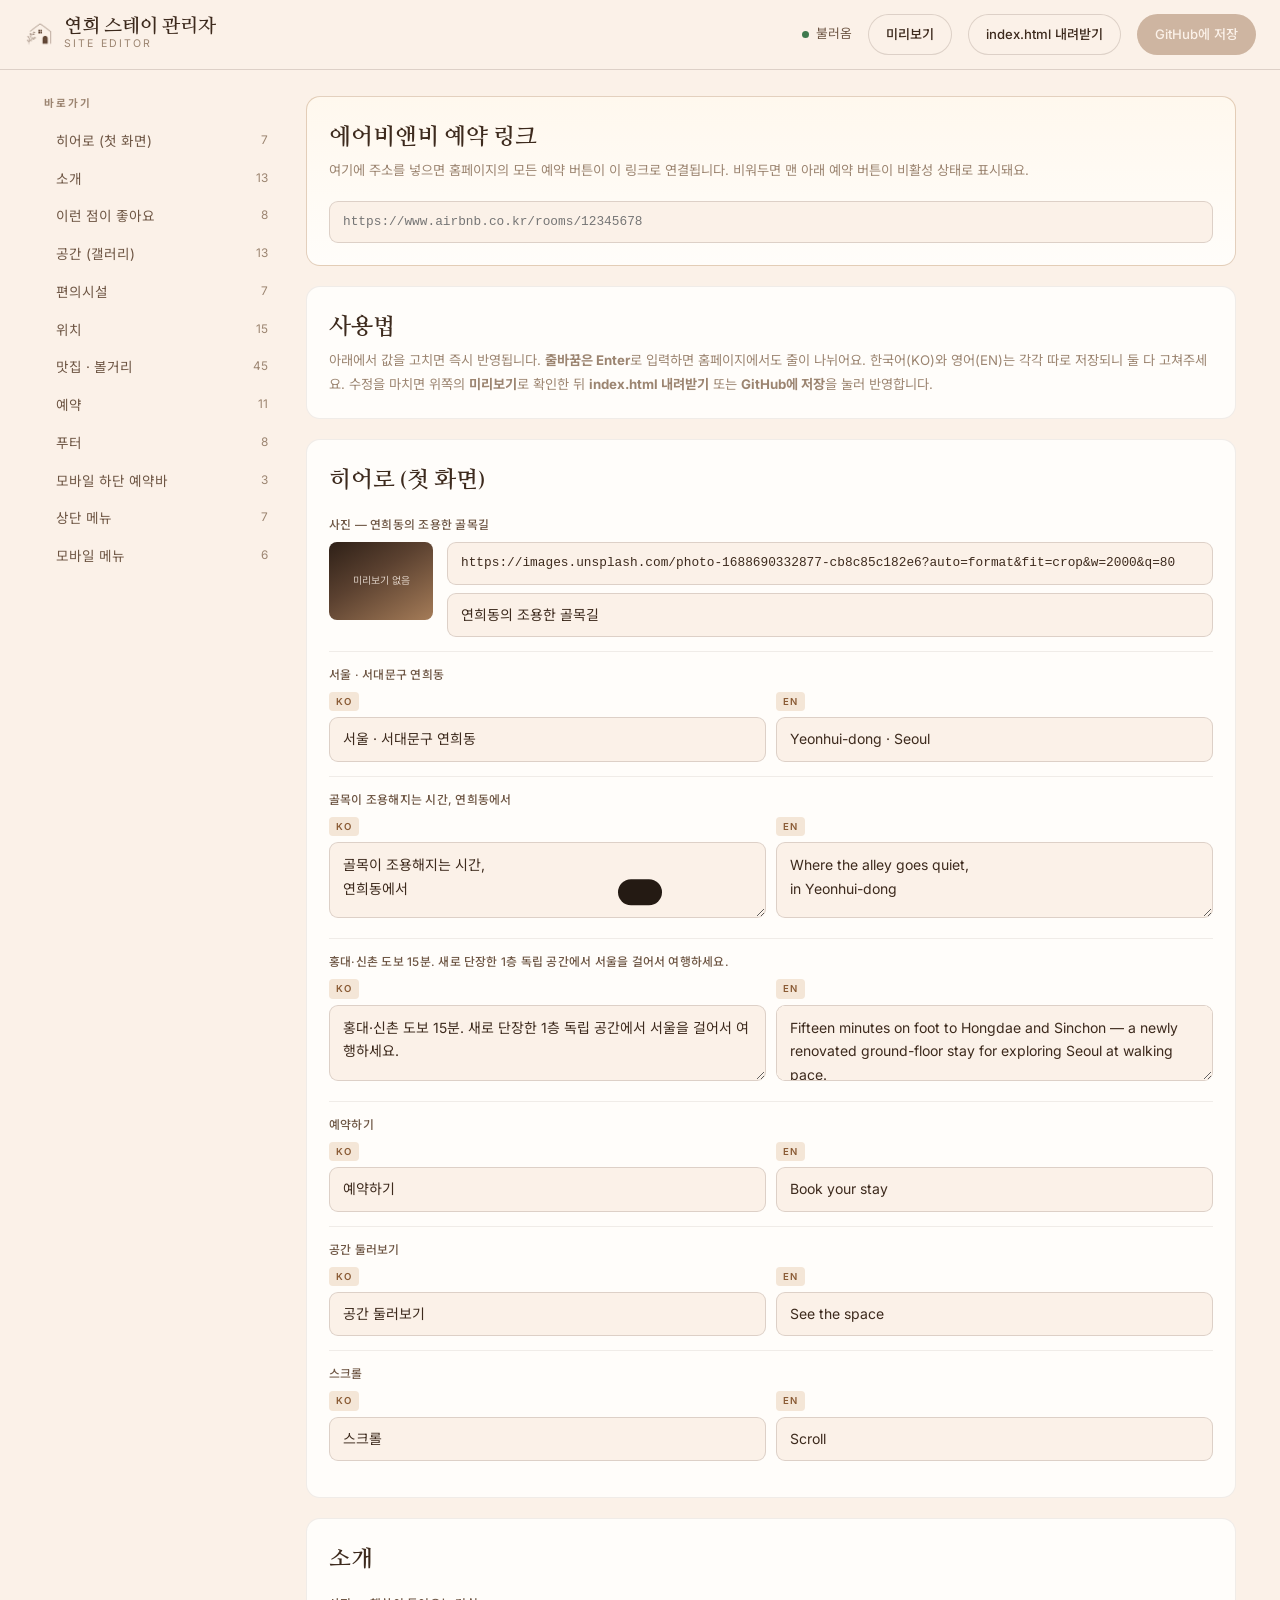
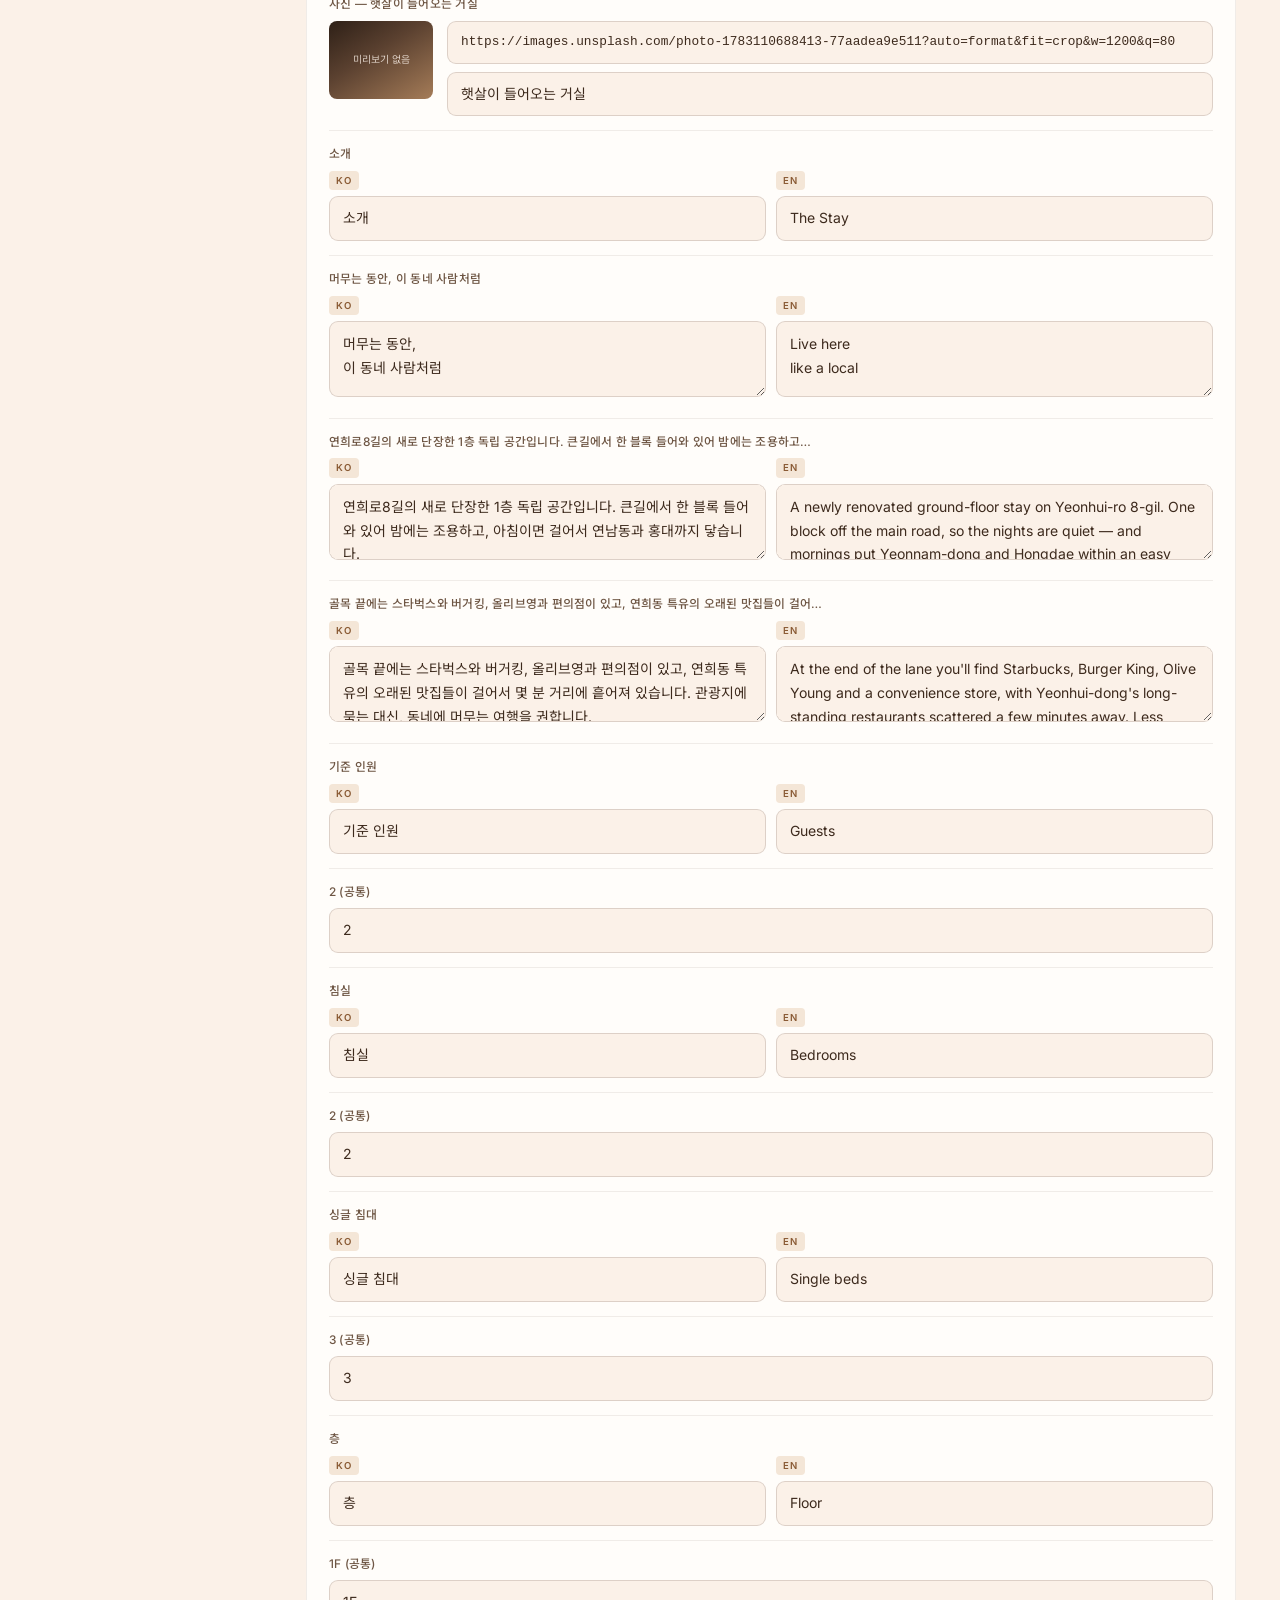
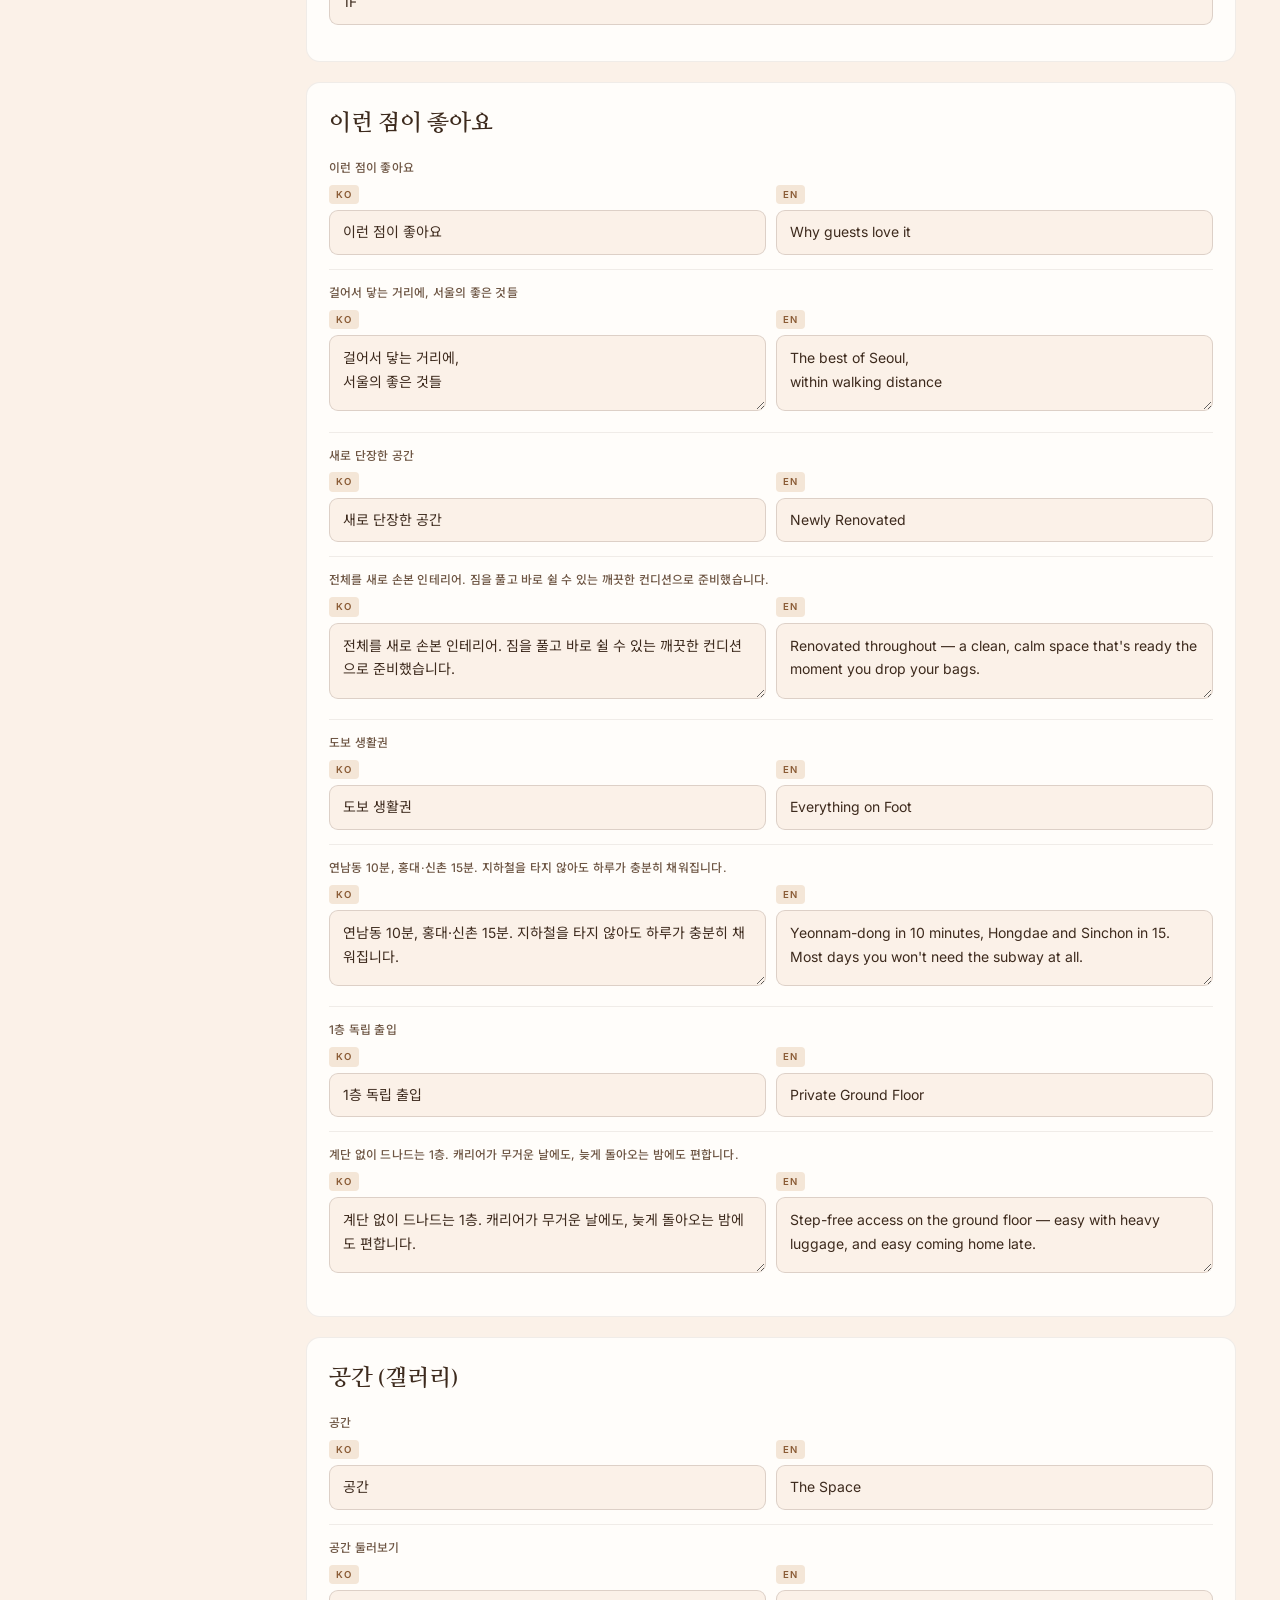
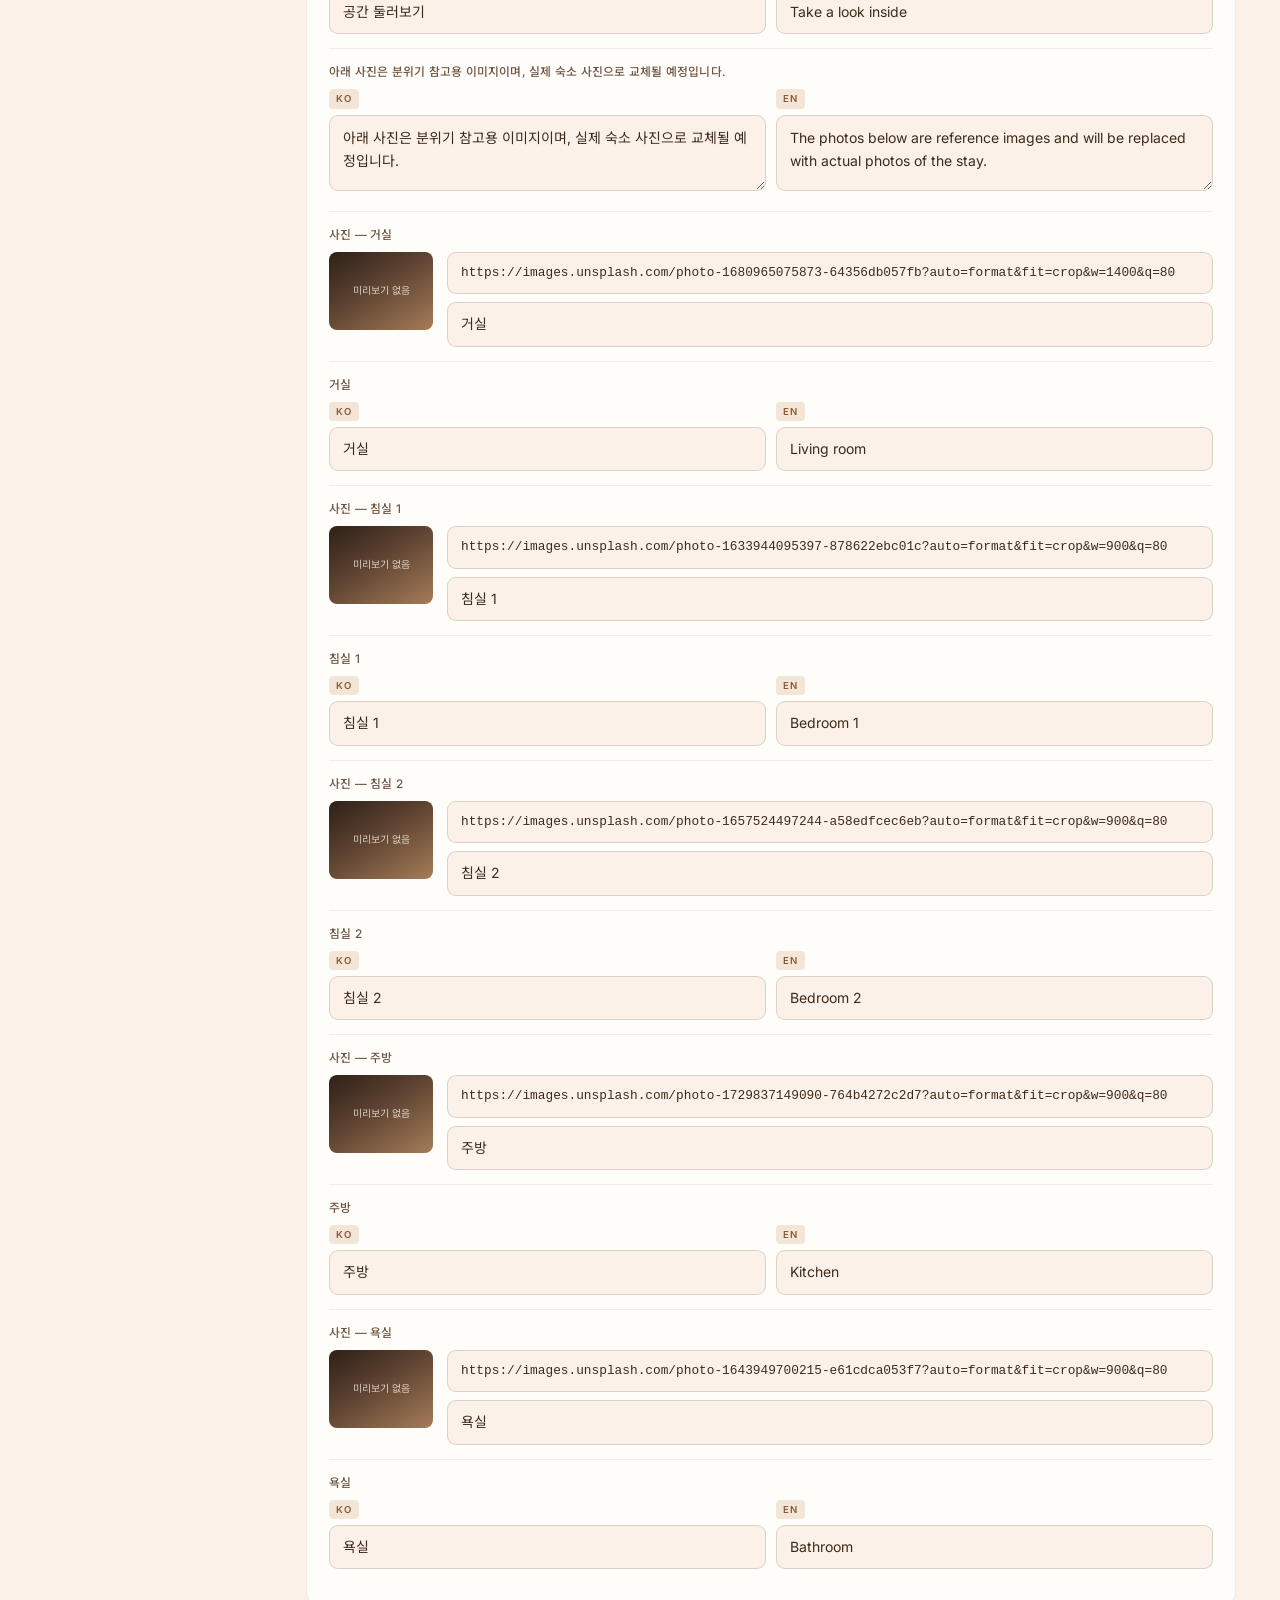
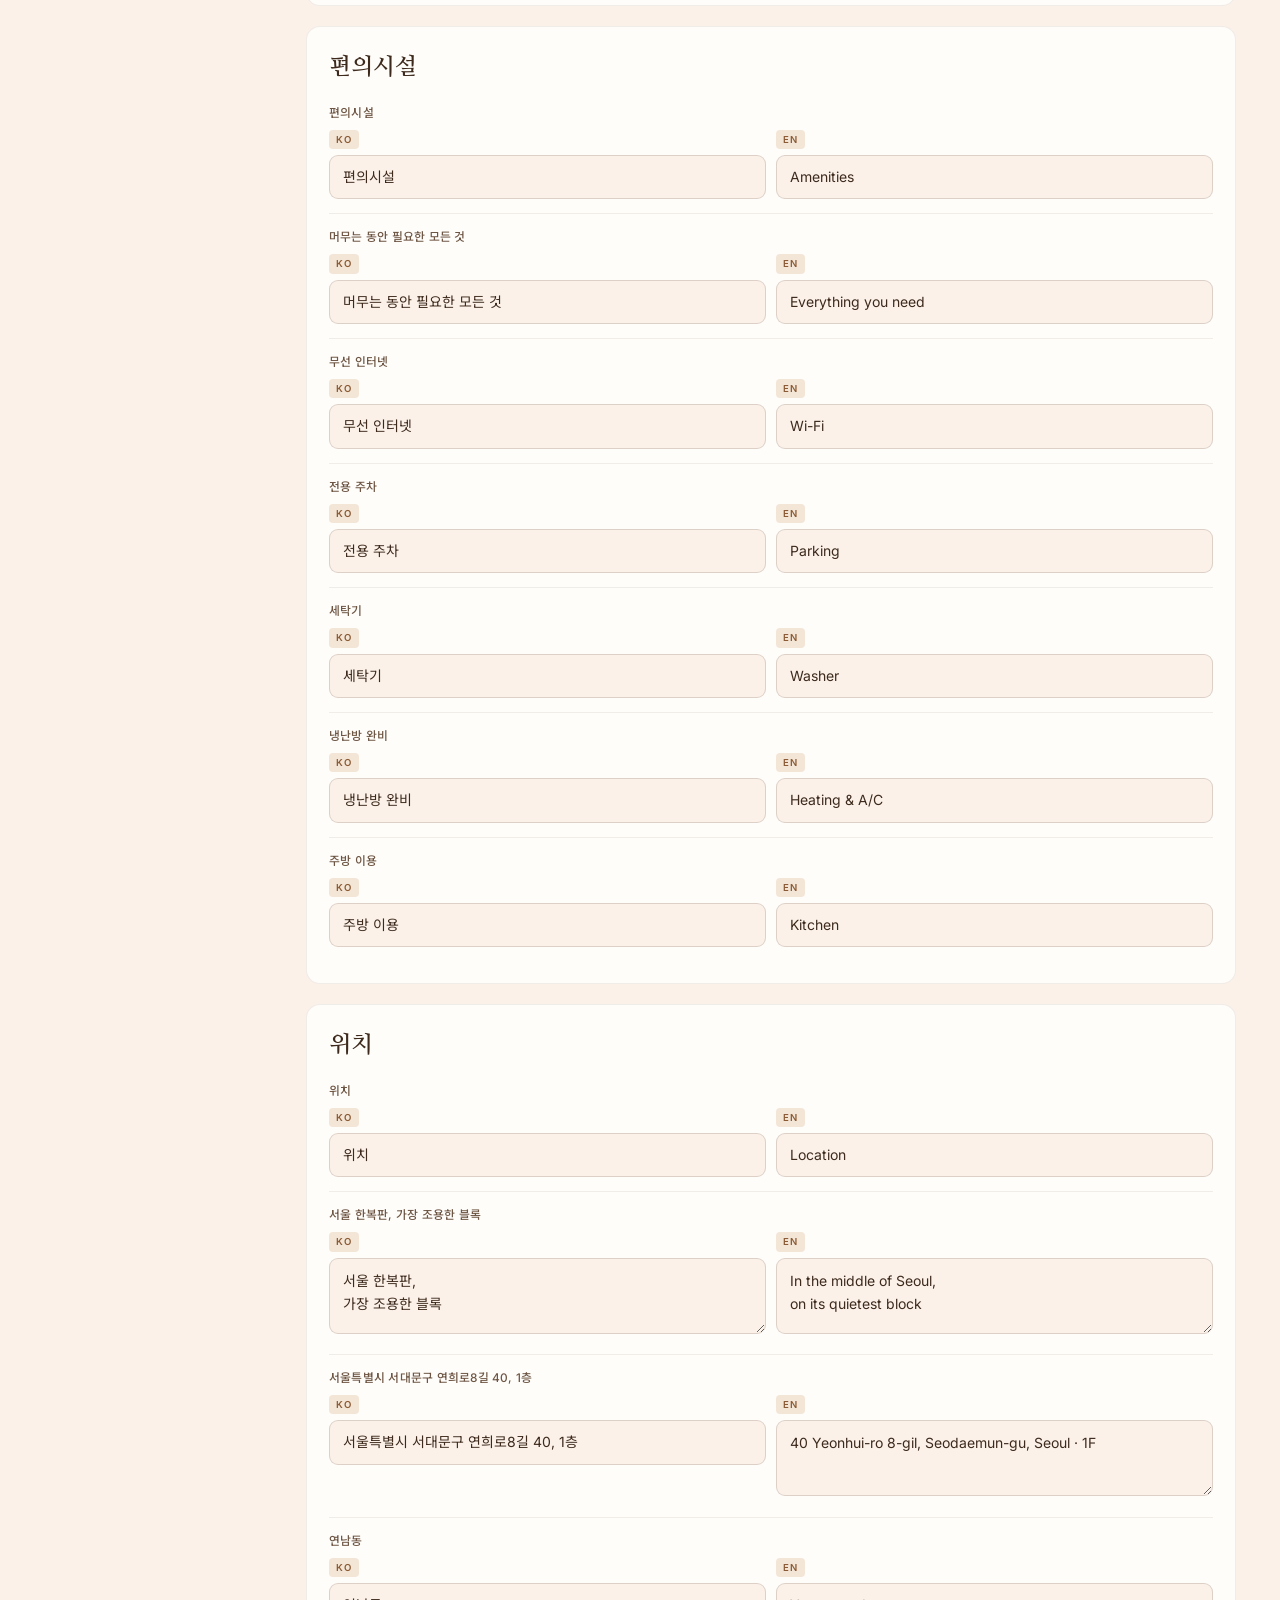
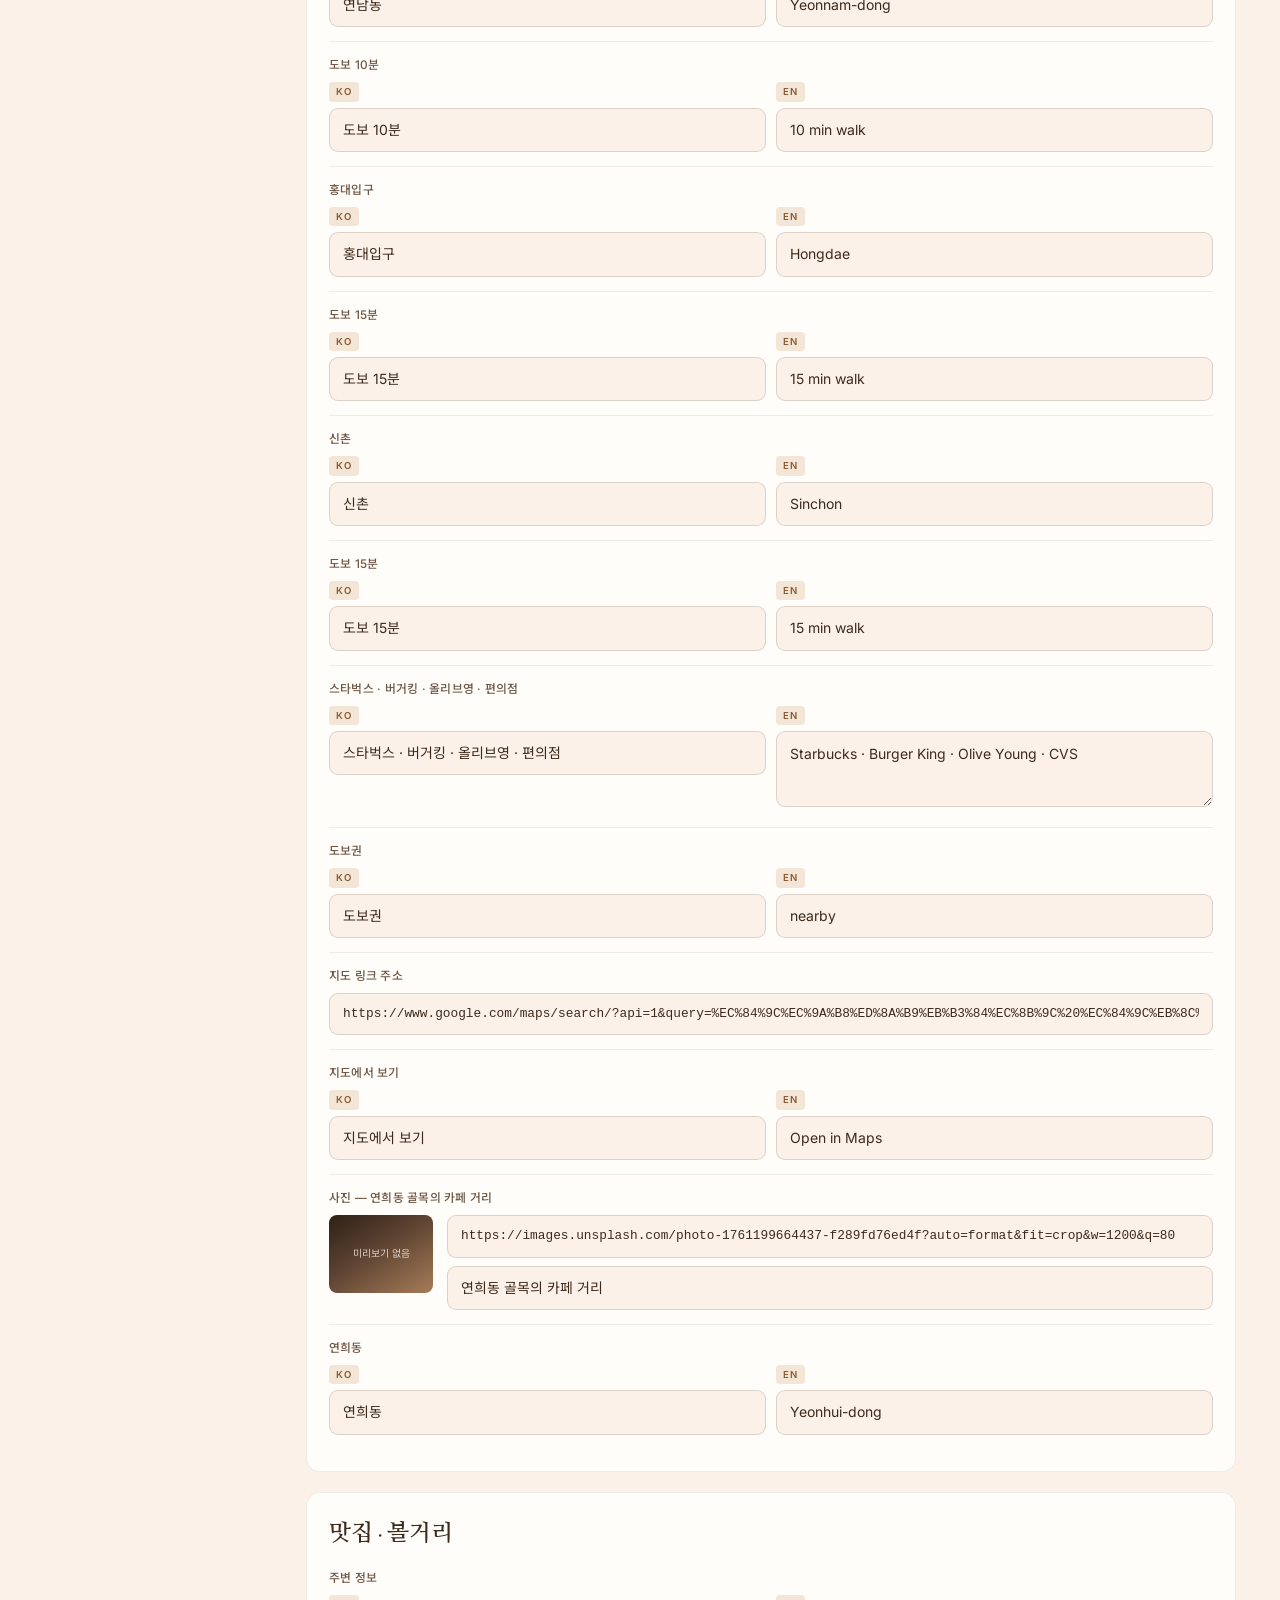
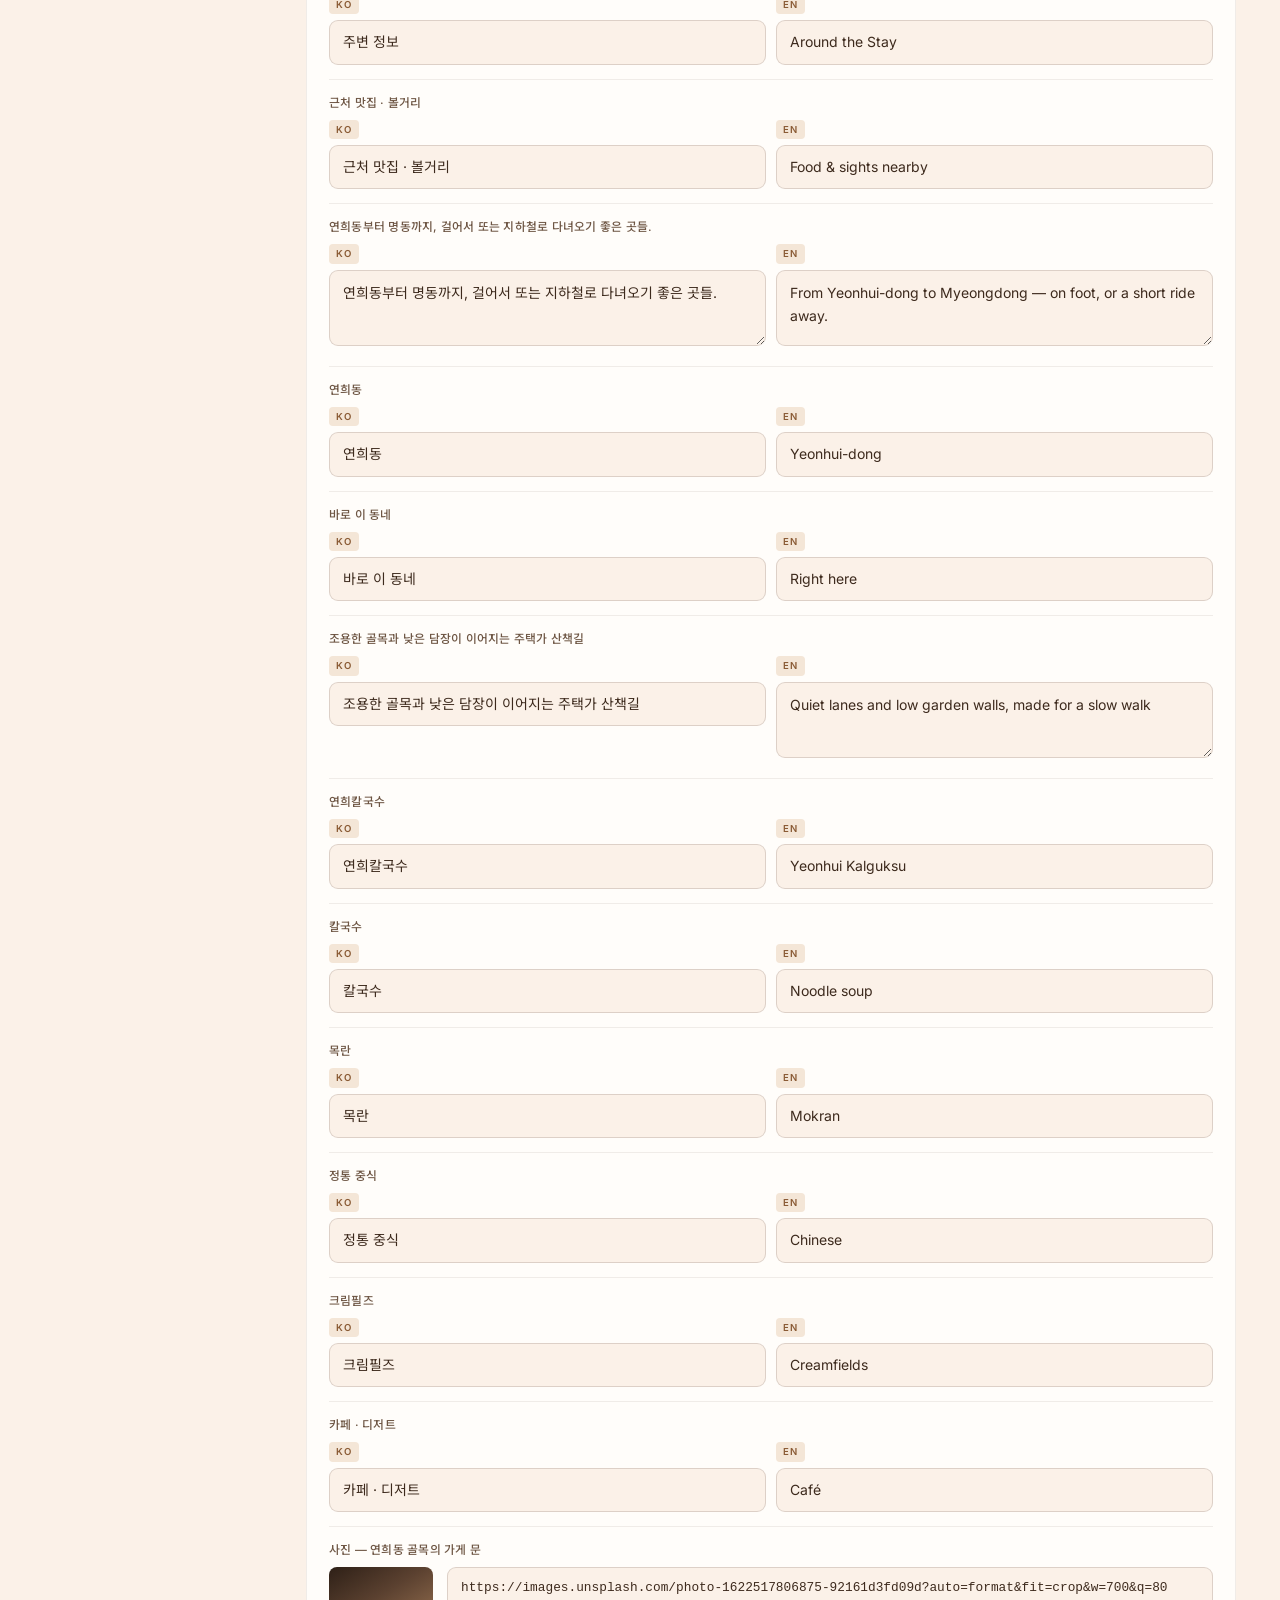
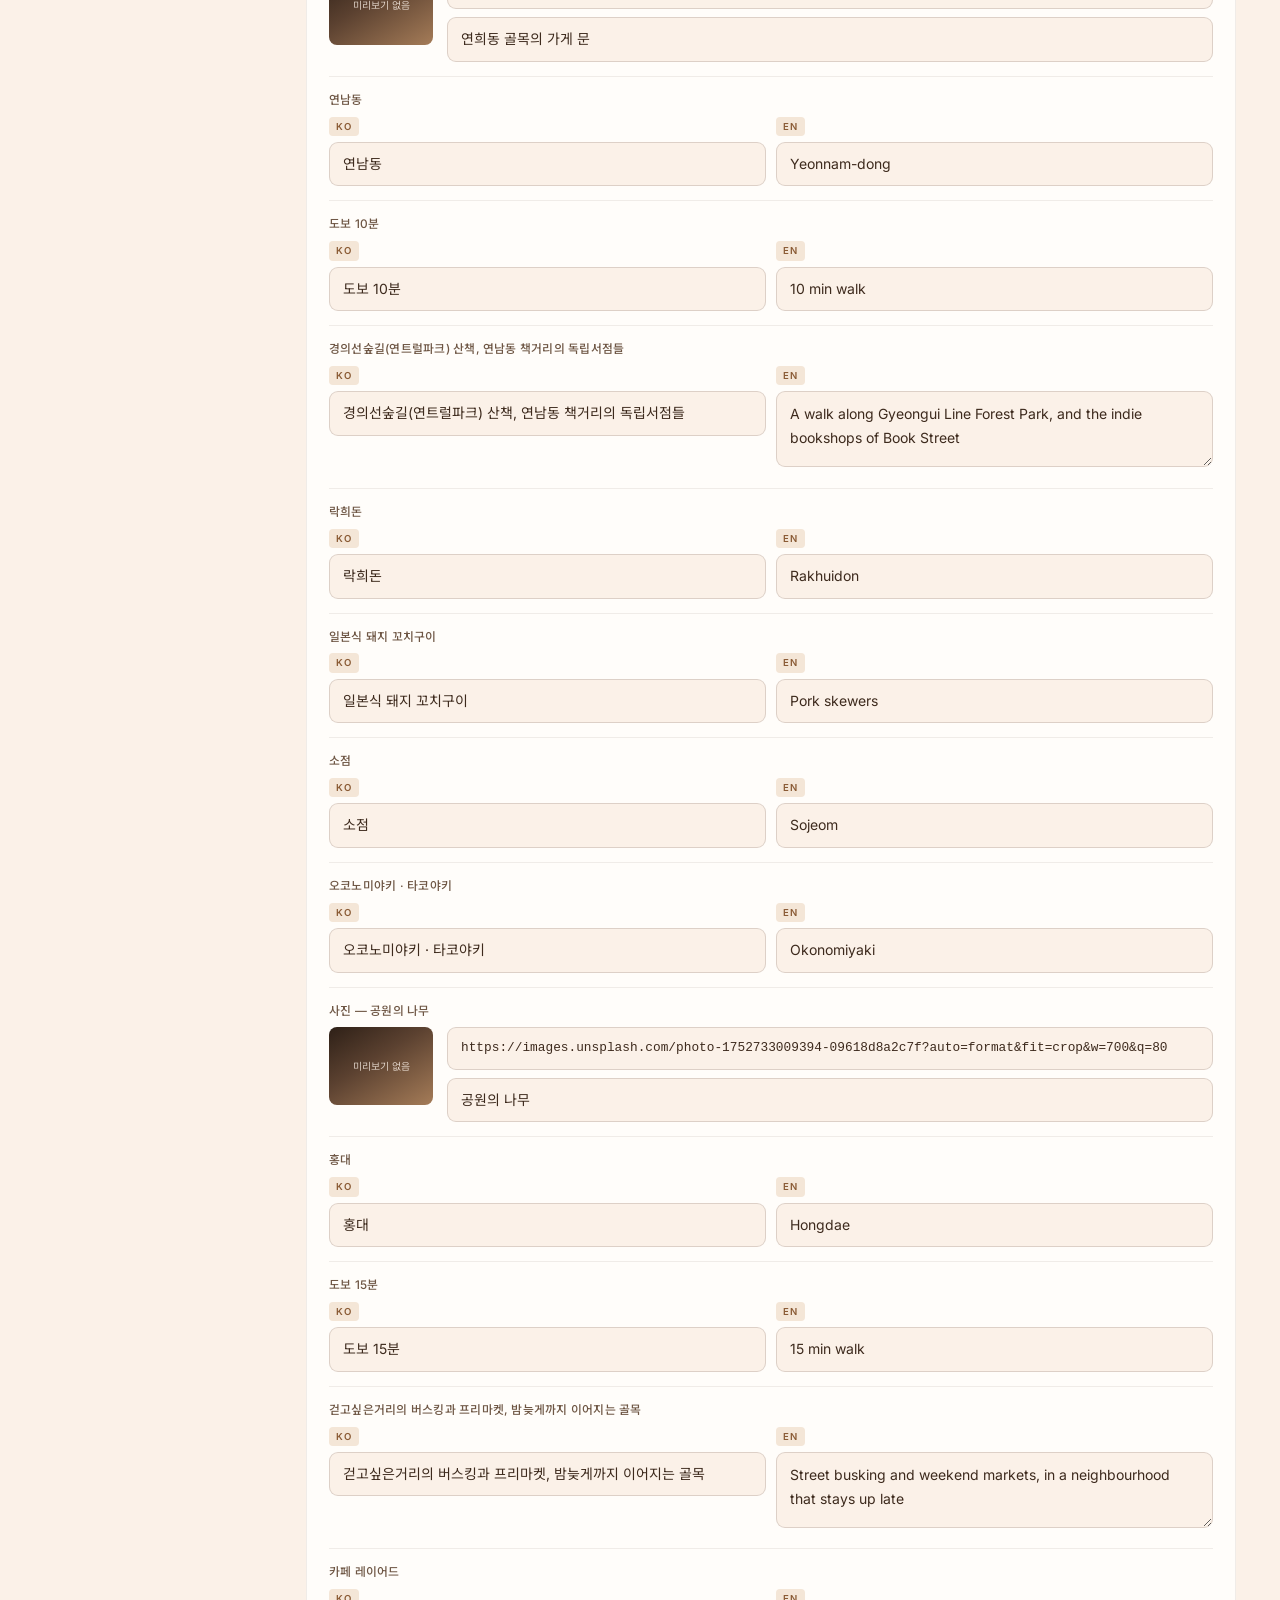
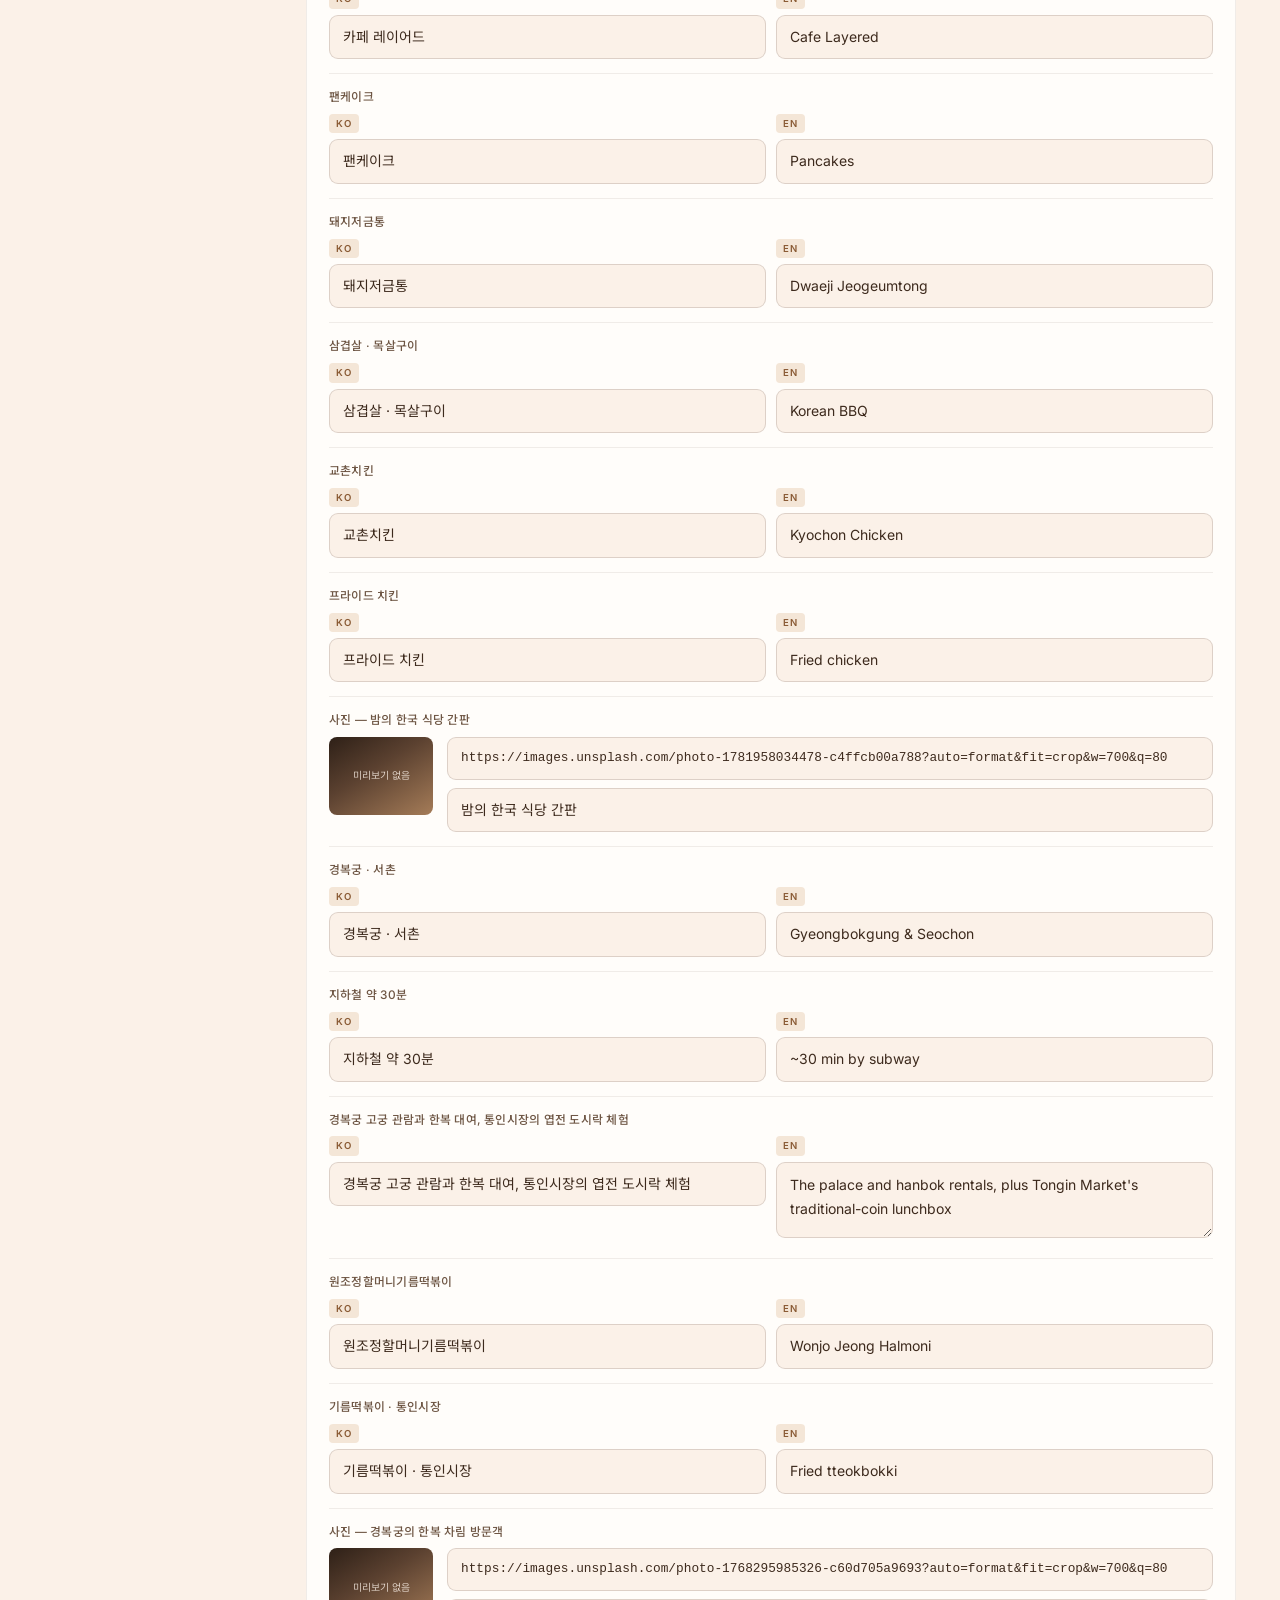
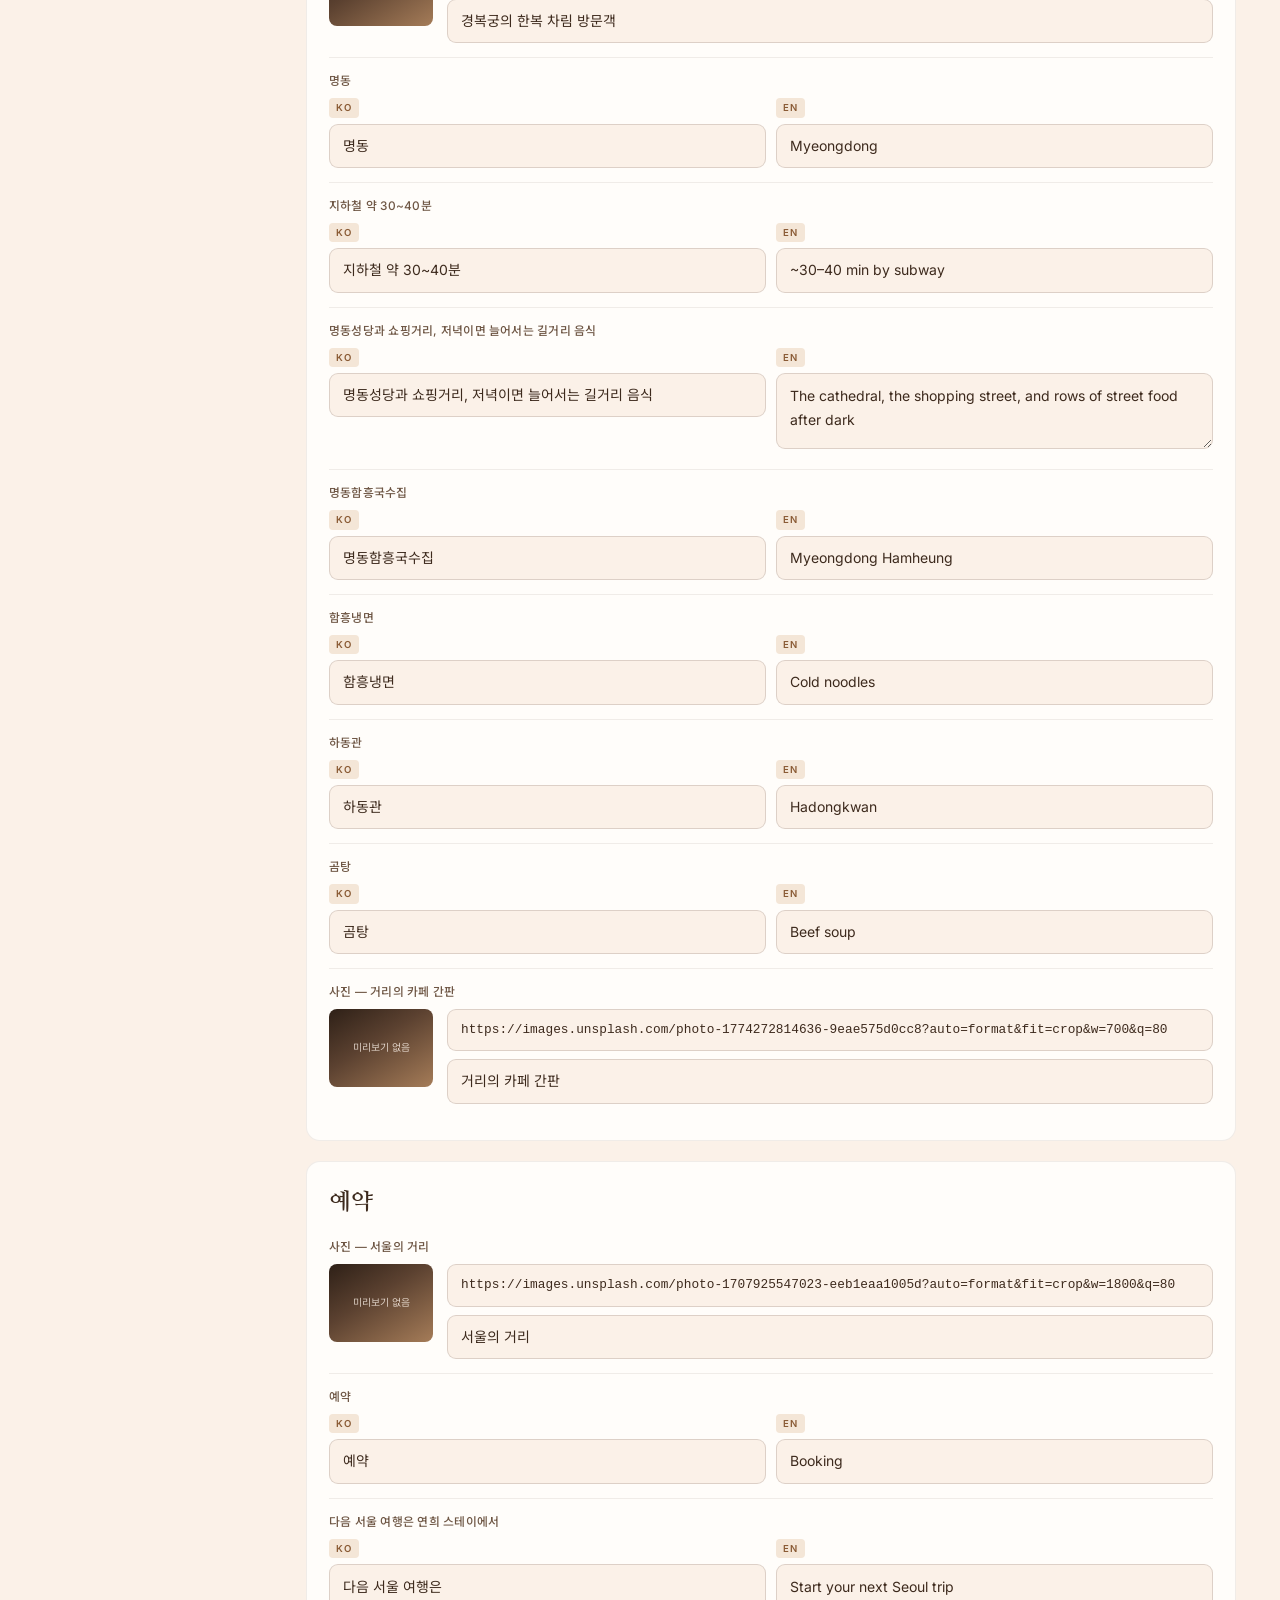
<file: admin.html>
<!doctype html>
<html lang="ko">
<head>
<meta charset="utf-8">
<meta name="viewport" content="width=device-width, initial-scale=1">
<meta name="robots" content="noindex, nofollow">
<title>연희 스테이 · 관리자</title>
<link rel="icon" href="assets/favicon-32.png" sizes="32x32">
<link href="https://fonts.googleapis.com/css2?family=Cormorant+Garamond:wght@600&family=Inter:wght@400;500;600&family=Nanum+Myeongjo:wght@700&family=Noto+Sans+KR:wght@400;500&display=swap" rel="stylesheet">
<style>
:root{
  --cream:#FBF1E8; --cream-2:#F4E6D7; --white:#FFFDFA;
  --espresso:#241A13; --ink:#3D2A1D; --ink-2:#6E5644; --ink-3:#9C8571;
  --brass:#B07C4F; --brass-2:#8A5B35;
  --line:rgba(61,42,29,.16); --line-2:rgba(61,42,29,.08);
  --ok:#3F7A4E; --warn:#9A5B22; --err:#9C3B27;
  --display:'Cormorant Garamond','Nanum Myeongjo',serif;
  --sans:'Inter','Noto Sans KR',-apple-system,BlinkMacSystemFont,'Apple SD Gothic Neo',sans-serif;
  --mono:ui-monospace,SFMono-Regular,Menlo,Consolas,monospace;
}
*{box-sizing:border-box;}
body{margin:0;background:var(--cream);color:var(--ink);font-family:var(--sans);font-size:14px;line-height:1.6;-webkit-font-smoothing:antialiased;}
img{display:block;max-width:100%;}
button,input,textarea,select{font:inherit;color:inherit;}
button{cursor:pointer;border:0;background:none;}
a{color:var(--brass-2);}

/* ---------- top bar ---------- */
.top{
  position:sticky;top:0;z-index:30;
  display:flex;align-items:center;gap:16px;flex-wrap:wrap;
  padding:14px 24px;background:rgba(251,241,232,.95);
  -webkit-backdrop-filter:blur(10px);backdrop-filter:blur(10px);
  border-bottom:1px solid var(--line);
}
.top-brand{display:flex;align-items:center;gap:10px;margin-right:auto;}
.top-brand img{width:30px;height:30px;}
.top-title{font-family:var(--display);font-weight:600;font-size:1.18rem;line-height:1.1;}
.top-sub{font-size:.66rem;letter-spacing:.2em;color:var(--ink-3);text-transform:uppercase;}
.status{display:inline-flex;align-items:center;gap:7px;font-size:.8rem;color:var(--ink-2);}
.dot{width:7px;height:7px;border-radius:50%;background:var(--ink-3);}
.dot.on{background:var(--ok);}
.dot.warn{background:var(--warn);}
.dot.err{background:var(--err);}

.btn{
  display:inline-flex;align-items:center;gap:7px;
  padding:10px 18px;border-radius:999px;background:var(--espresso);color:var(--cream);
  font-size:.82rem;font-weight:500;transition:opacity .2s,transform .2s;
}
.btn:hover{transform:translateY(-1px);}
.btn:disabled{opacity:.4;cursor:not-allowed;transform:none;}
.btn--line{background:transparent;color:var(--ink);box-shadow:inset 0 0 0 1px var(--line);}
.btn--line:hover{background:var(--white);}
.btn--brass{background:var(--brass-2);}

/* ---------- layout ---------- */
.wrap{display:grid;grid-template-columns:1fr;gap:26px;max-width:1240px;margin:0 auto;padding:26px 24px 90px;}
@media(min-width:1000px){.wrap{grid-template-columns:236px 1fr;align-items:start;}}

.side{position:sticky;top:88px;display:none;}
@media(min-width:1000px){.side{display:block;}}
.side h4{margin:0 0 10px;font-size:.66rem;letter-spacing:.18em;text-transform:uppercase;color:var(--ink-3);}
.side a{
  display:block;padding:8px 12px;border-radius:8px;font-size:.85rem;color:var(--ink-2);
  text-decoration:none;transition:background .2s,color .2s;
}
.side a:hover{background:var(--white);color:var(--ink);}
.side .count{float:right;color:var(--ink-3);font-size:.74rem;}

/* ---------- panels ---------- */
.panel{background:var(--white);border:1px solid var(--line-2);border-radius:14px;padding:22px;margin-bottom:20px;}
.panel > h2{
  margin:0 0 4px;font-family:var(--display);font-weight:600;font-size:1.42rem;
}
.panel .hint{margin:0 0 18px;font-size:.83rem;color:var(--ink-3);line-height:1.75;}
.panel--flag{background:linear-gradient(180deg,#FFF8EE,#FFFDFA);border-color:rgba(176,124,79,.35);}

.field{padding:14px 0;border-top:1px solid var(--line-2);}
.field:first-of-type{border-top:0;}
.field > label,.flabel{
  display:block;font-size:.74rem;font-weight:500;letter-spacing:.02em;color:var(--ink-2);margin-bottom:7px;
}
.pair{display:grid;grid-template-columns:1fr;gap:10px;}
@media(min-width:720px){.pair{grid-template-columns:1fr 1fr;}}
.sub{display:flex;align-items:center;gap:8px;margin-bottom:6px;}
.chip{
  font-size:.6rem;font-weight:600;letter-spacing:.1em;padding:2px 7px;border-radius:4px;
  background:var(--cream-2);color:var(--brass-2);
}
input[type=text],input[type=url],input[type=password],textarea,select{
  width:100%;padding:10px 13px;border-radius:9px;
  background:var(--cream);border:1px solid var(--line);
  transition:border-color .2s,background .2s;
}
input:focus,textarea:focus,select:focus{outline:0;border-color:var(--brass);background:var(--white);}
textarea{resize:vertical;min-height:76px;line-height:1.7;}
.mono{font-family:var(--mono);font-size:.8rem;}

.photo{display:grid;grid-template-columns:104px 1fr;gap:14px;align-items:start;}
.photo-thumb{
  width:104px;height:78px;border-radius:8px;overflow:hidden;
  background:linear-gradient(148deg,#2E2017,#5B4130 42%,#A57C58);
  display:flex;align-items:center;justify-content:center;
}
.photo-thumb img{width:100%;height:100%;object-fit:cover;}
.photo-thumb span{font-size:.62rem;color:rgba(251,241,232,.8);text-align:center;padding:4px;}

.note{
  padding:13px 15px;border-radius:10px;background:var(--cream-2);
  font-size:.82rem;line-height:1.75;color:var(--ink-2);
}
.note strong{color:var(--ink);}
.note--warn{background:#FBF0E2;box-shadow:inset 0 0 0 1px rgba(154,91,34,.25);}

.row{display:flex;gap:10px;flex-wrap:wrap;align-items:center;}
.grow{flex:1;min-width:180px;}

/* ---------- loader ---------- */
.loader{max-width:560px;margin:70px auto;text-align:center;padding:0 24px;}
.loader img{width:74px;margin:0 auto 20px;}
.loader h1{font-family:var(--display);font-weight:600;font-size:2rem;margin:0 0 10px;}
.loader p{color:var(--ink-2);margin:0 0 24px;line-height:1.85;}
.drop{
  border:1.5px dashed var(--line);border-radius:14px;padding:30px 20px;background:var(--white);
  transition:border-color .2s,background .2s;
}
.drop.over{border-color:var(--brass);background:#FFF8EE;}

.toast{
  position:fixed;left:50%;bottom:26px;transform:translateX(-50%) translateY(120%);
  z-index:60;padding:13px 22px;border-radius:999px;
  background:var(--espresso);color:var(--cream);font-size:.85rem;
  box-shadow:0 16px 40px -20px rgba(36,26,19,.8);
  transition:transform .35s cubic-bezier(.22,.61,.36,1);
  max-width:90vw;text-align:center;
}
.toast.show{transform:translateX(-50%) translateY(0);}
.toast.err{background:var(--err);}
[hidden]{display:none !important;}
</style>
</head>
<body>

<!-- ===== 파일을 아직 못 읽은 경우 ===== -->
<div class="loader" id="loader">
  <img src="assets/logo-mark-dark.png" alt="">
  <h1>연희 스테이 관리자</h1>
  <p id="loaderMsg">홈페이지 파일(index.html)을 읽는 중입니다…</p>
  <div class="drop" id="drop" hidden>
    <p style="margin-bottom:18px;">이 폴더의 <strong>index.html</strong> 파일을 선택하거나 여기로 끌어다 놓아주세요.</p>
    <input type="file" id="filePick" accept=".html,text/html">
    <p style="margin:18px 0 0;font-size:.8rem;color:var(--ink-3);">
      웹 주소(http)로 열면 자동으로 불러옵니다. 컴퓨터에서 파일을 직접 열었을 때만 이 단계가 필요해요.
    </p>
  </div>
</div>

<!-- ===== 편집 화면 ===== -->
<div id="app" hidden>
  <header class="top">
    <div class="top-brand">
      <img src="assets/logo-mark-dark.png" alt="">
      <div>
        <div class="top-title">연희 스테이 관리자</div>
        <div class="top-sub">Site Editor</div>
      </div>
    </div>
    <span class="status"><span class="dot on" id="stateDot"></span><span id="stateText">불러옴</span></span>
    <button class="btn btn--line" id="previewBtn" type="button">미리보기</button>
    <button class="btn btn--line" id="downloadBtn" type="button">index.html 내려받기</button>
    <button class="btn btn--brass" id="ghSaveBtn" type="button" disabled>GitHub에 저장</button>
  </header>

  <div class="wrap">
    <aside class="side">
      <h4>바로가기</h4>
      <nav id="sideNav"></nav>
    </aside>

    <main>
      <!-- 예약 링크 -->
      <section class="panel panel--flag">
        <h2>에어비앤비 예약 링크</h2>
        <p class="hint">여기에 주소를 넣으면 홈페이지의 모든 예약 버튼이 이 링크로 연결됩니다. 비워두면 맨 아래 예약 버튼이 비활성 상태로 표시돼요.</p>
        <input type="url" id="bookingUrl" class="mono" placeholder="https://www.airbnb.co.kr/rooms/12345678">
      </section>

      <section class="panel">
        <h2>사용법</h2>
        <p class="hint" style="margin:0;">
          아래에서 값을 고치면 즉시 반영됩니다. <strong>줄바꿈은 Enter</strong>로 입력하면 홈페이지에서도 줄이 나뉘어요.
          한국어(KO)와 영어(EN)는 각각 따로 저장되니 둘 다 고쳐주세요.
          수정을 마치면 위쪽의 <strong>미리보기</strong>로 확인한 뒤
          <strong>index.html 내려받기</strong> 또는 <strong>GitHub에 저장</strong>을 눌러 반영합니다.
        </p>
      </section>

      <!-- 자동 생성 영역 -->
      <div id="sections"></div>

      <!-- GitHub 저장 설정 -->
      <section class="panel" id="ghPanel">
        <h2>GitHub에 바로 저장 (선택)</h2>
        <p class="hint">
          설정해두면 수정 후 버튼 한 번으로 홈페이지에 반영됩니다. 설정하지 않아도
          <strong>index.html 내려받기</strong> 후 GitHub에 직접 올리는 방식으로 사용할 수 있어요.
        </p>

        <div class="note note--warn" style="margin-bottom:16px;">
          토큰은 이 브라우저에만 저장되며 외부로 전송되지 않습니다(GitHub 외). 공용 컴퓨터에서는 사용하지 마시고,
          토큰은 <strong>이 저장소 하나에만 권한을 준 Fine-grained token</strong>으로 발급해주세요.
        </div>

        <div class="field">
          <label for="ghRepo">저장소 (계정/저장소이름)</label>
          <input type="text" id="ghRepo" class="mono" placeholder="계정/저장소이름" value="yeonheestay/yeonheestay">
        </div>
        <div class="field">
          <div class="row">
            <div class="grow">
              <label for="ghBranch">브랜치</label>
              <input type="text" id="ghBranch" class="mono" placeholder="main" value="main">
            </div>
            <div class="grow">
              <label for="ghPath">파일 경로</label>
              <input type="text" id="ghPath" class="mono" placeholder="index.html" value="index.html">
            </div>
          </div>
        </div>
        <div class="field">
          <label for="ghToken">액세스 토큰</label>
          <input type="password" id="ghToken" class="mono" placeholder="github_pat_... (여기에 붙여넣으면 저장 버튼이 켜집니다)">
          <p class="hint" style="margin:8px 0 0;">
            GitHub → 프로필 → <strong>Settings → Developer settings → Personal access tokens →
            Fine-grained tokens → Generate new token</strong> 에서 발급합니다.
            <strong>Repository access</strong>는 이 저장소 하나만,
            <strong>Permissions → Repository permissions → Contents</strong>는 <strong>Read and write</strong>로 지정해주세요.
          </p>
        </div>
        <div class="field">
          <div class="row">
            <button class="btn btn--line" id="ghSaveCfg" type="button">설정 저장</button>
            <button class="btn btn--line" id="ghTest" type="button">연결 테스트</button>
            <button class="btn btn--line" id="ghClear" type="button">토큰 지우기</button>
            <span class="status"><span class="dot" id="ghDot"></span><span id="ghText">미설정</span></span>
          </div>
          <p class="hint" id="ghHint" style="margin:12px 0 0;"></p>
        </div>
      </section>
    </main>
  </div>
</div>

<div class="toast" id="toast"></div>
<script src="js/admin.js"></script>
</body>
</html>
</file>
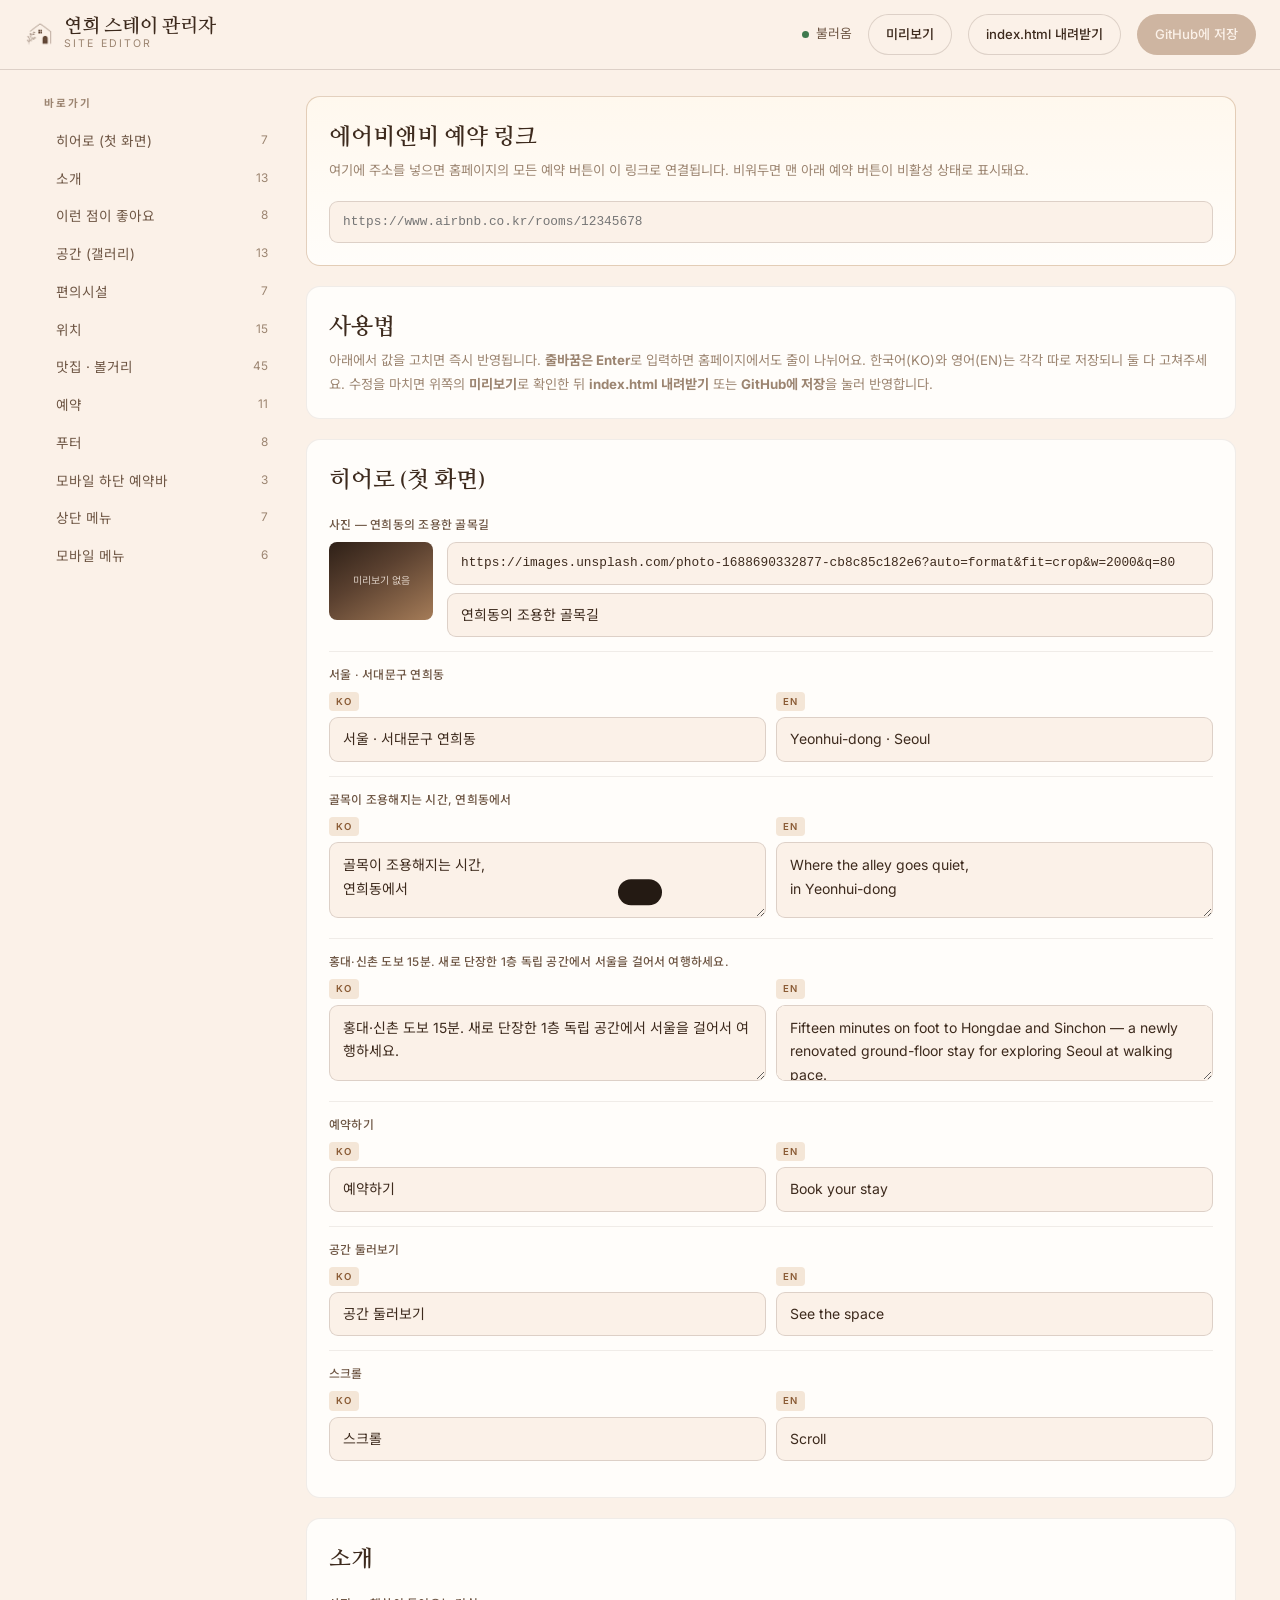
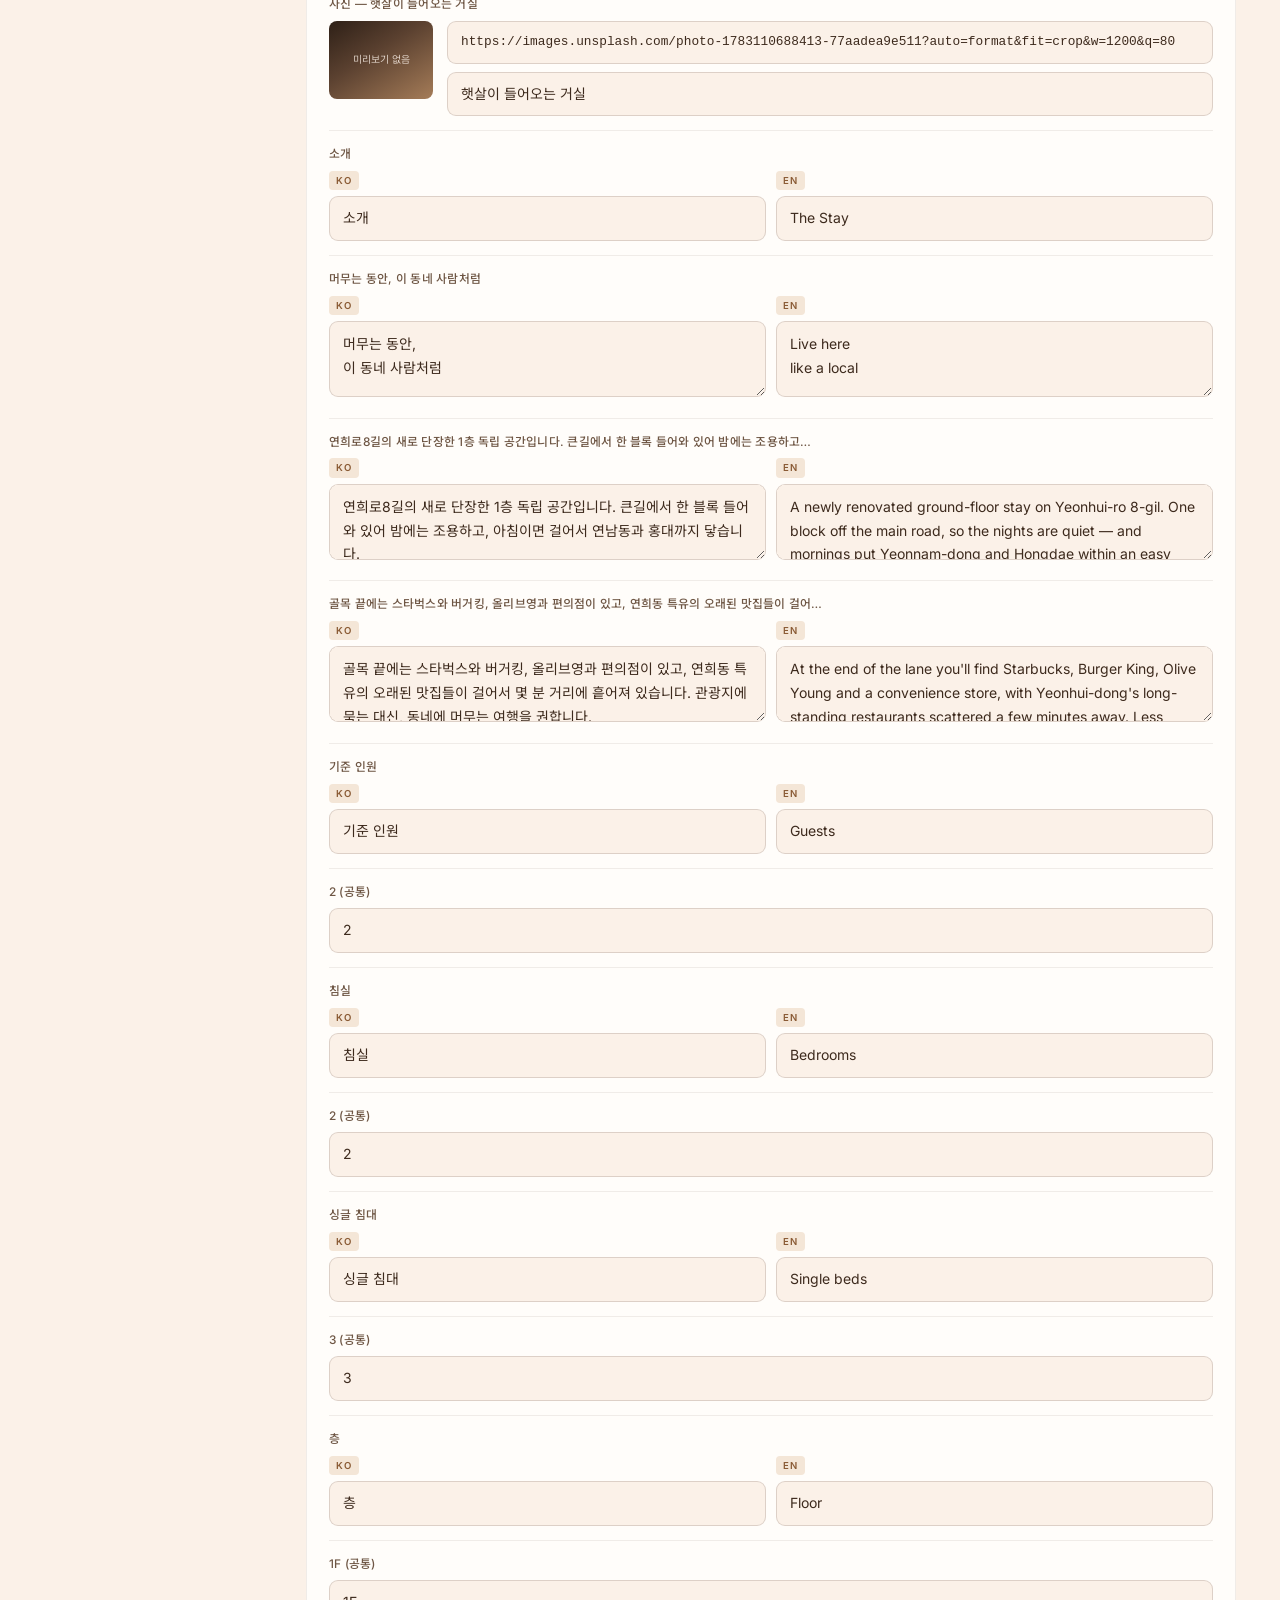
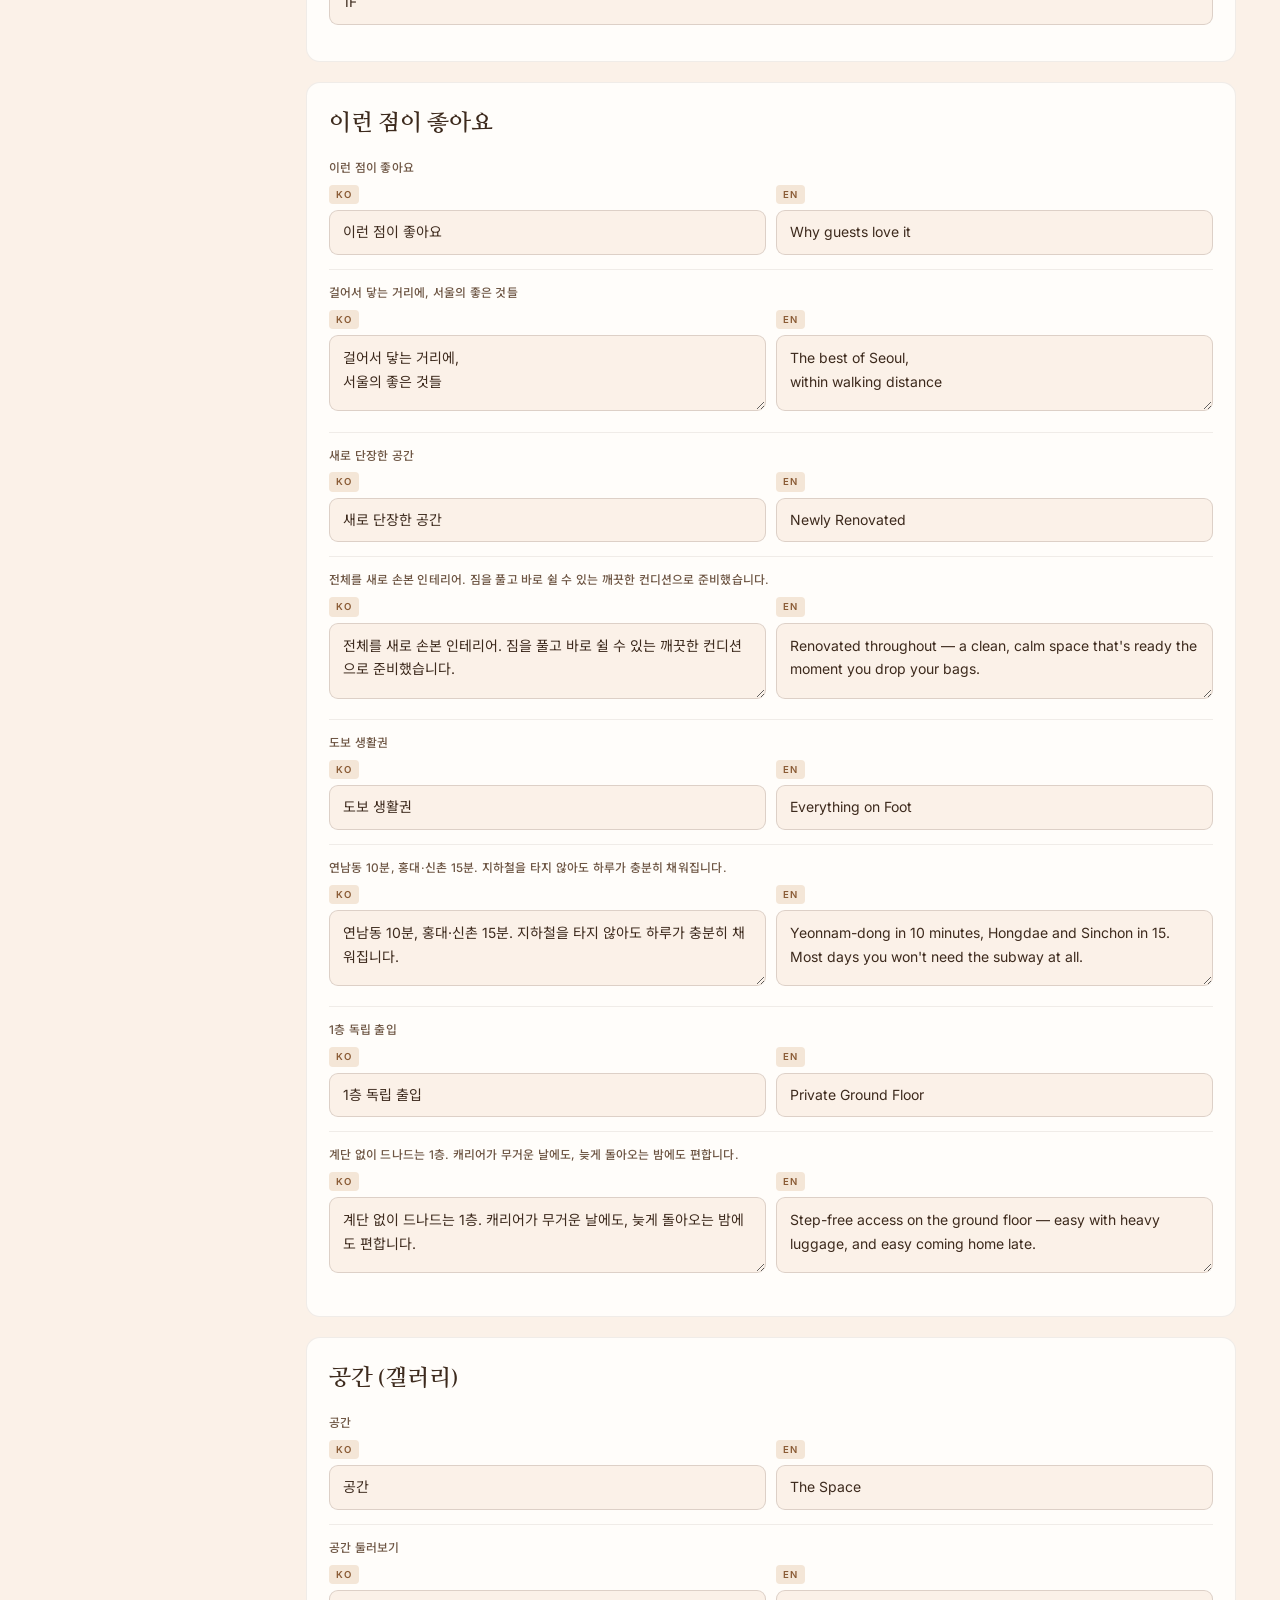
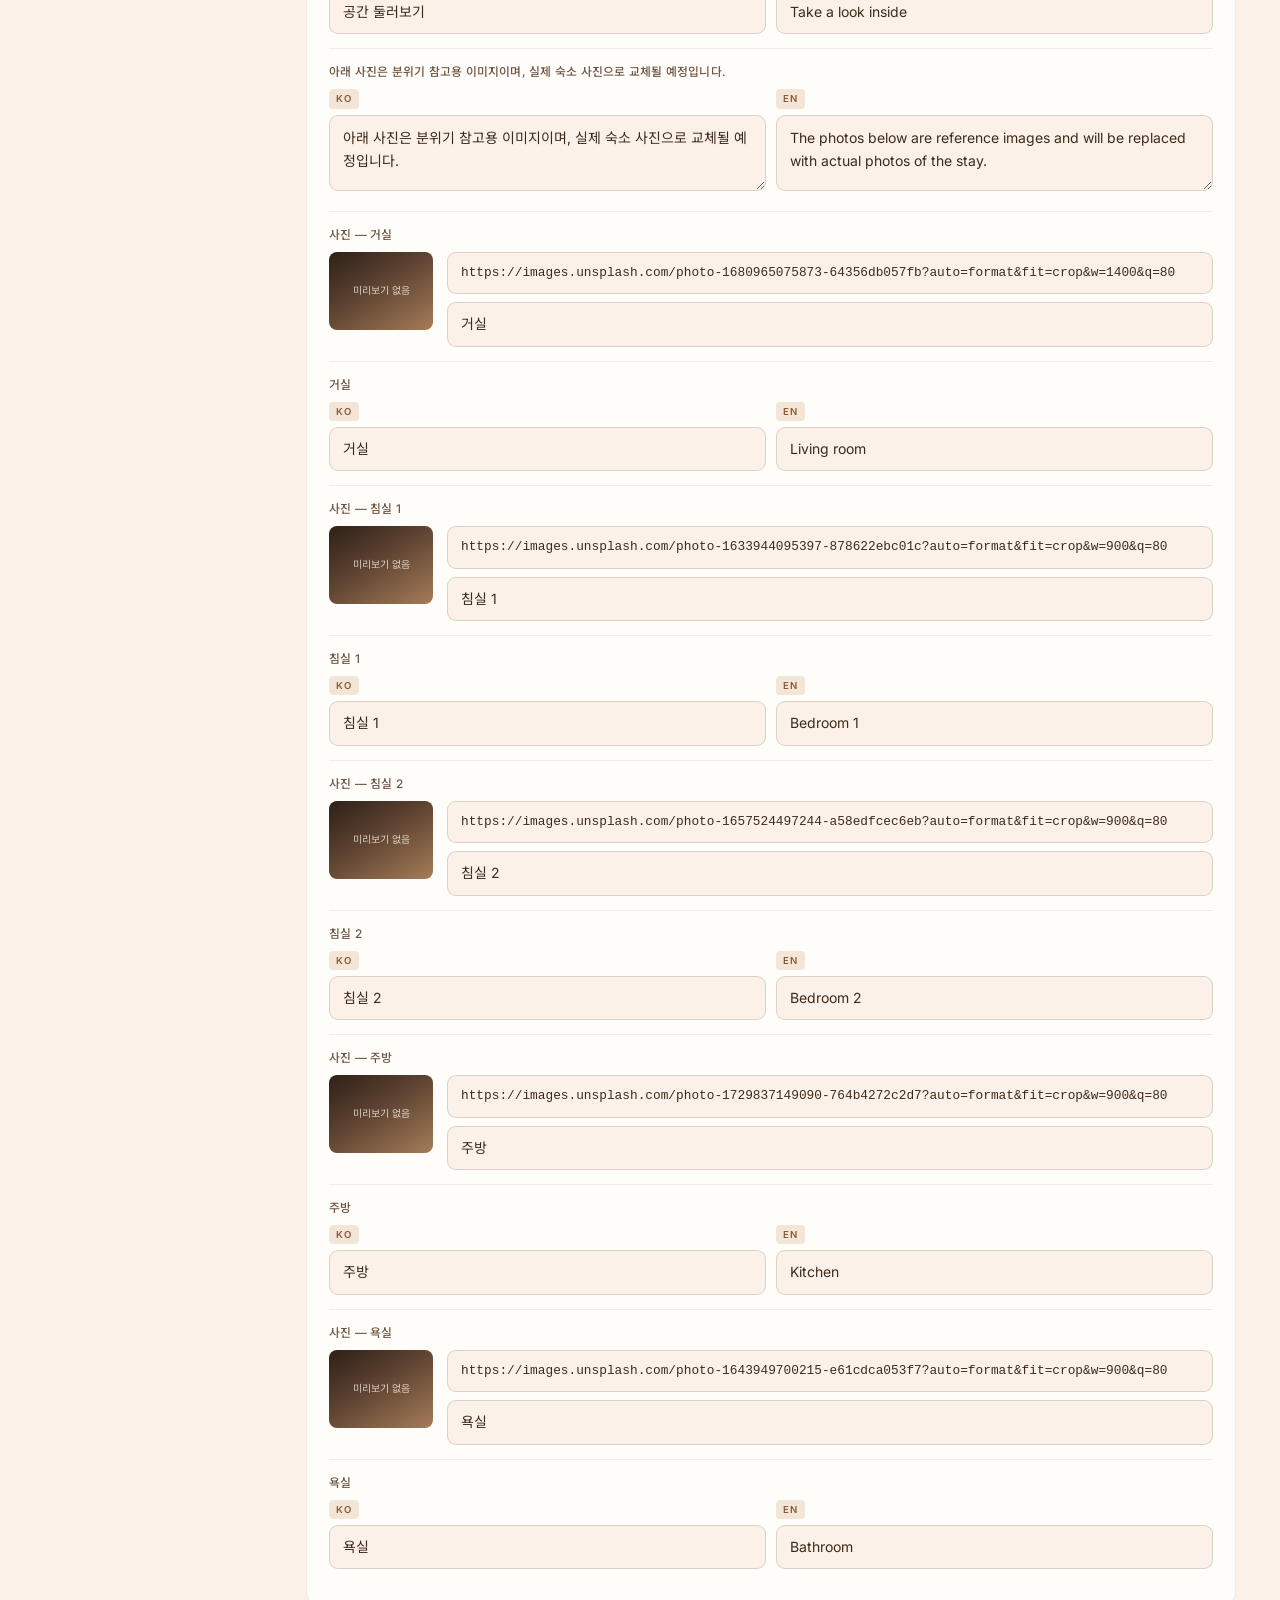
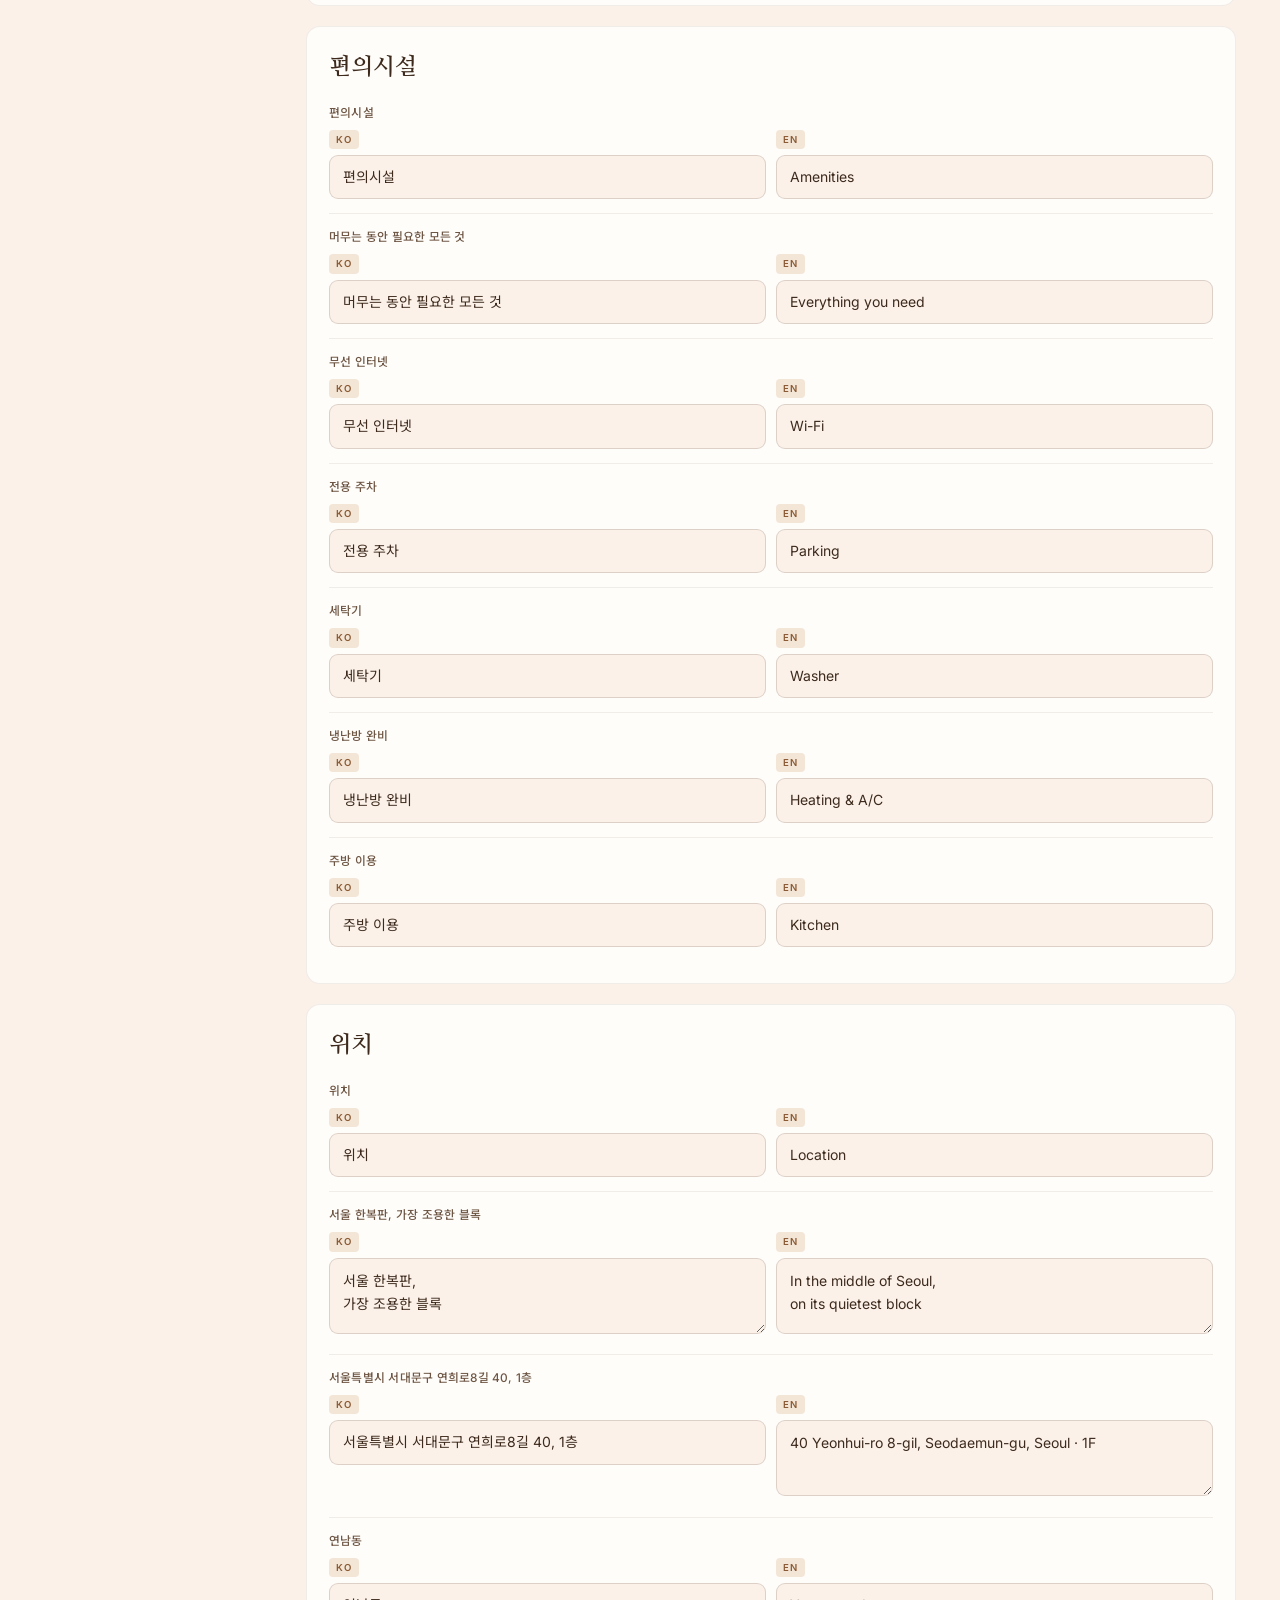
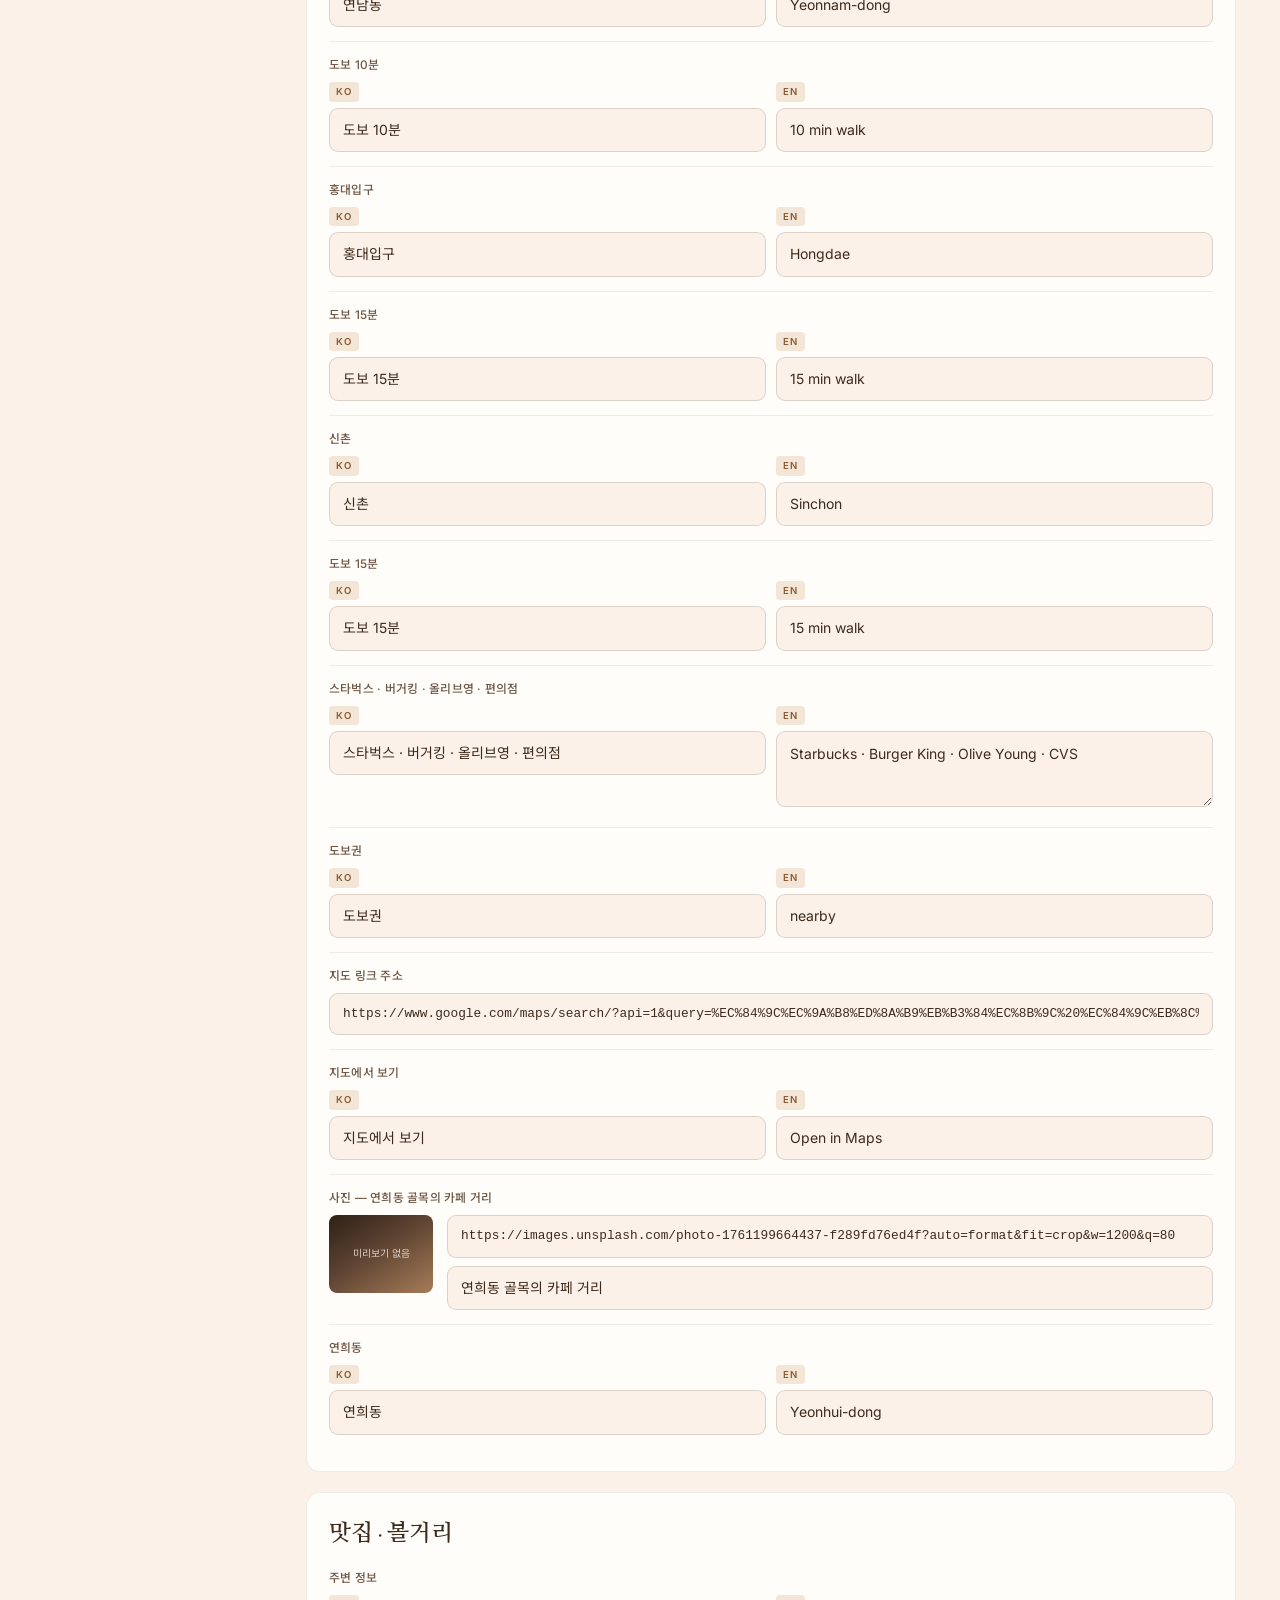
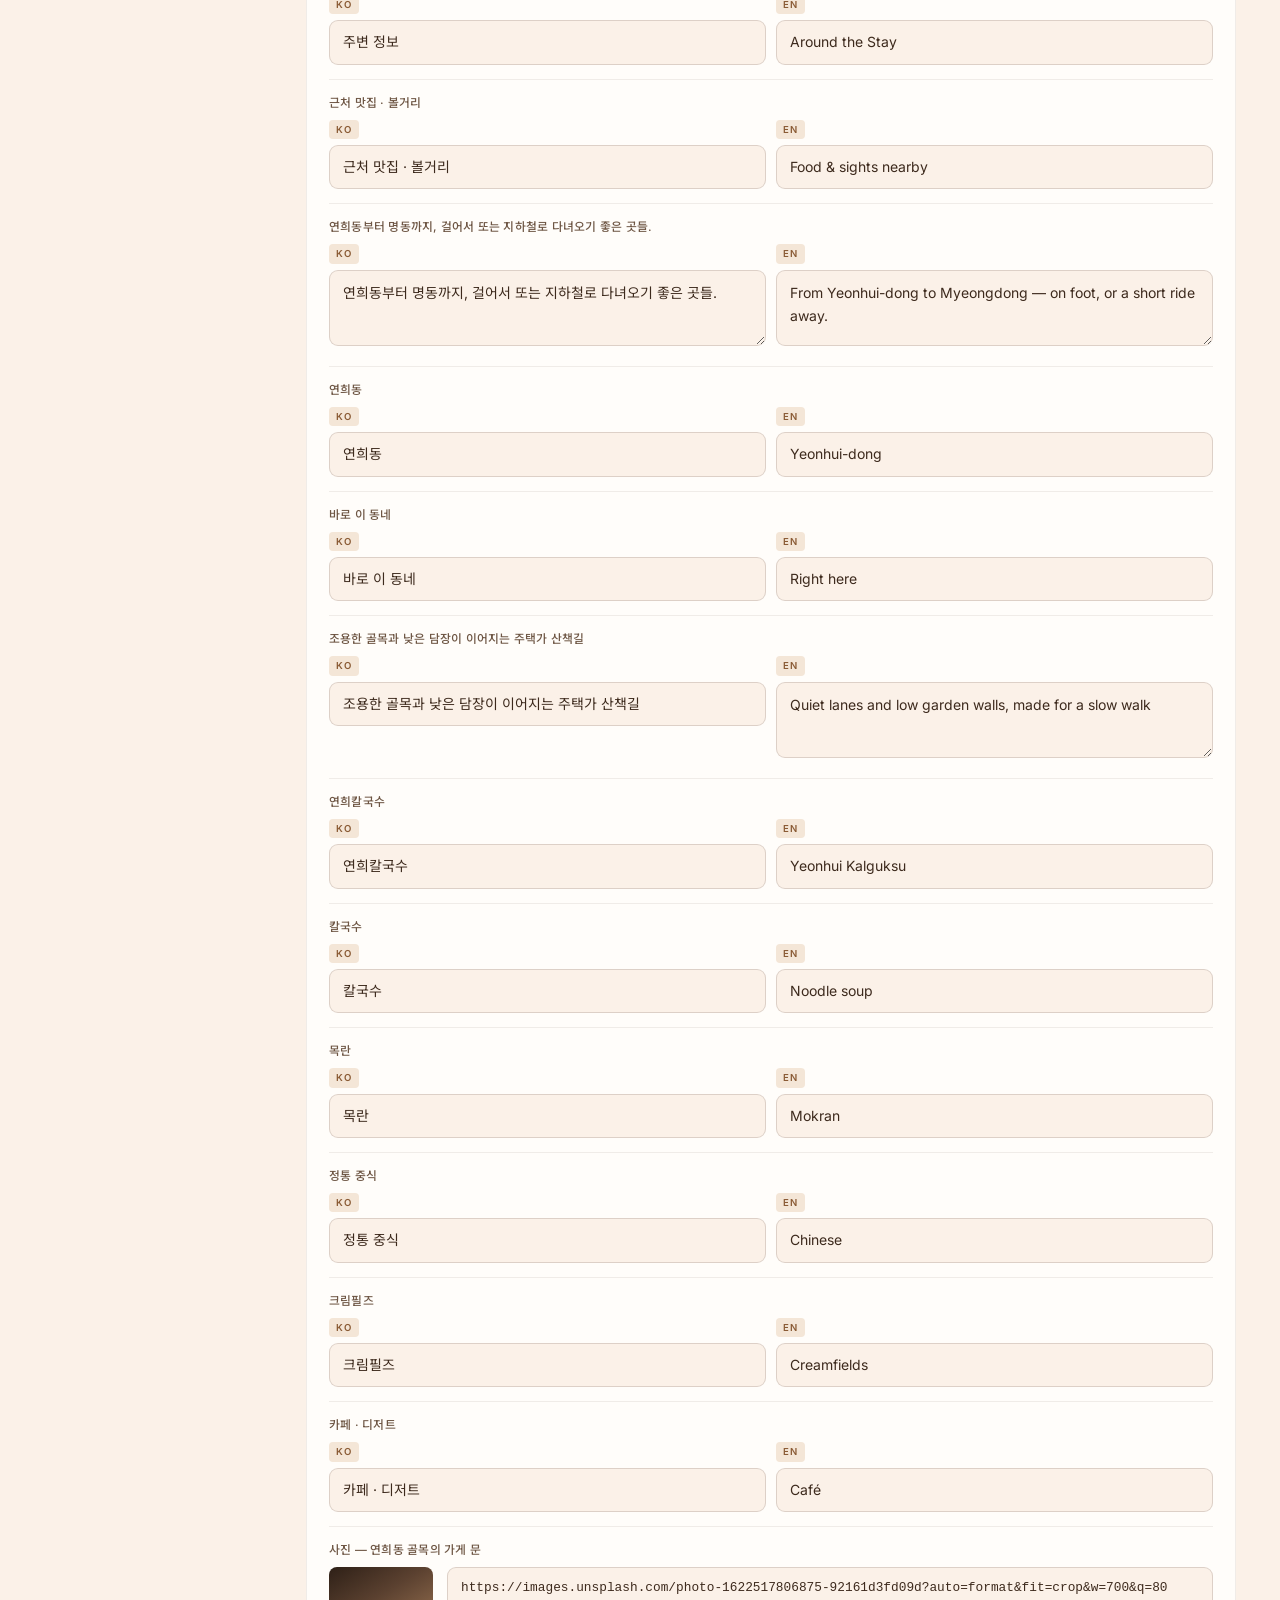
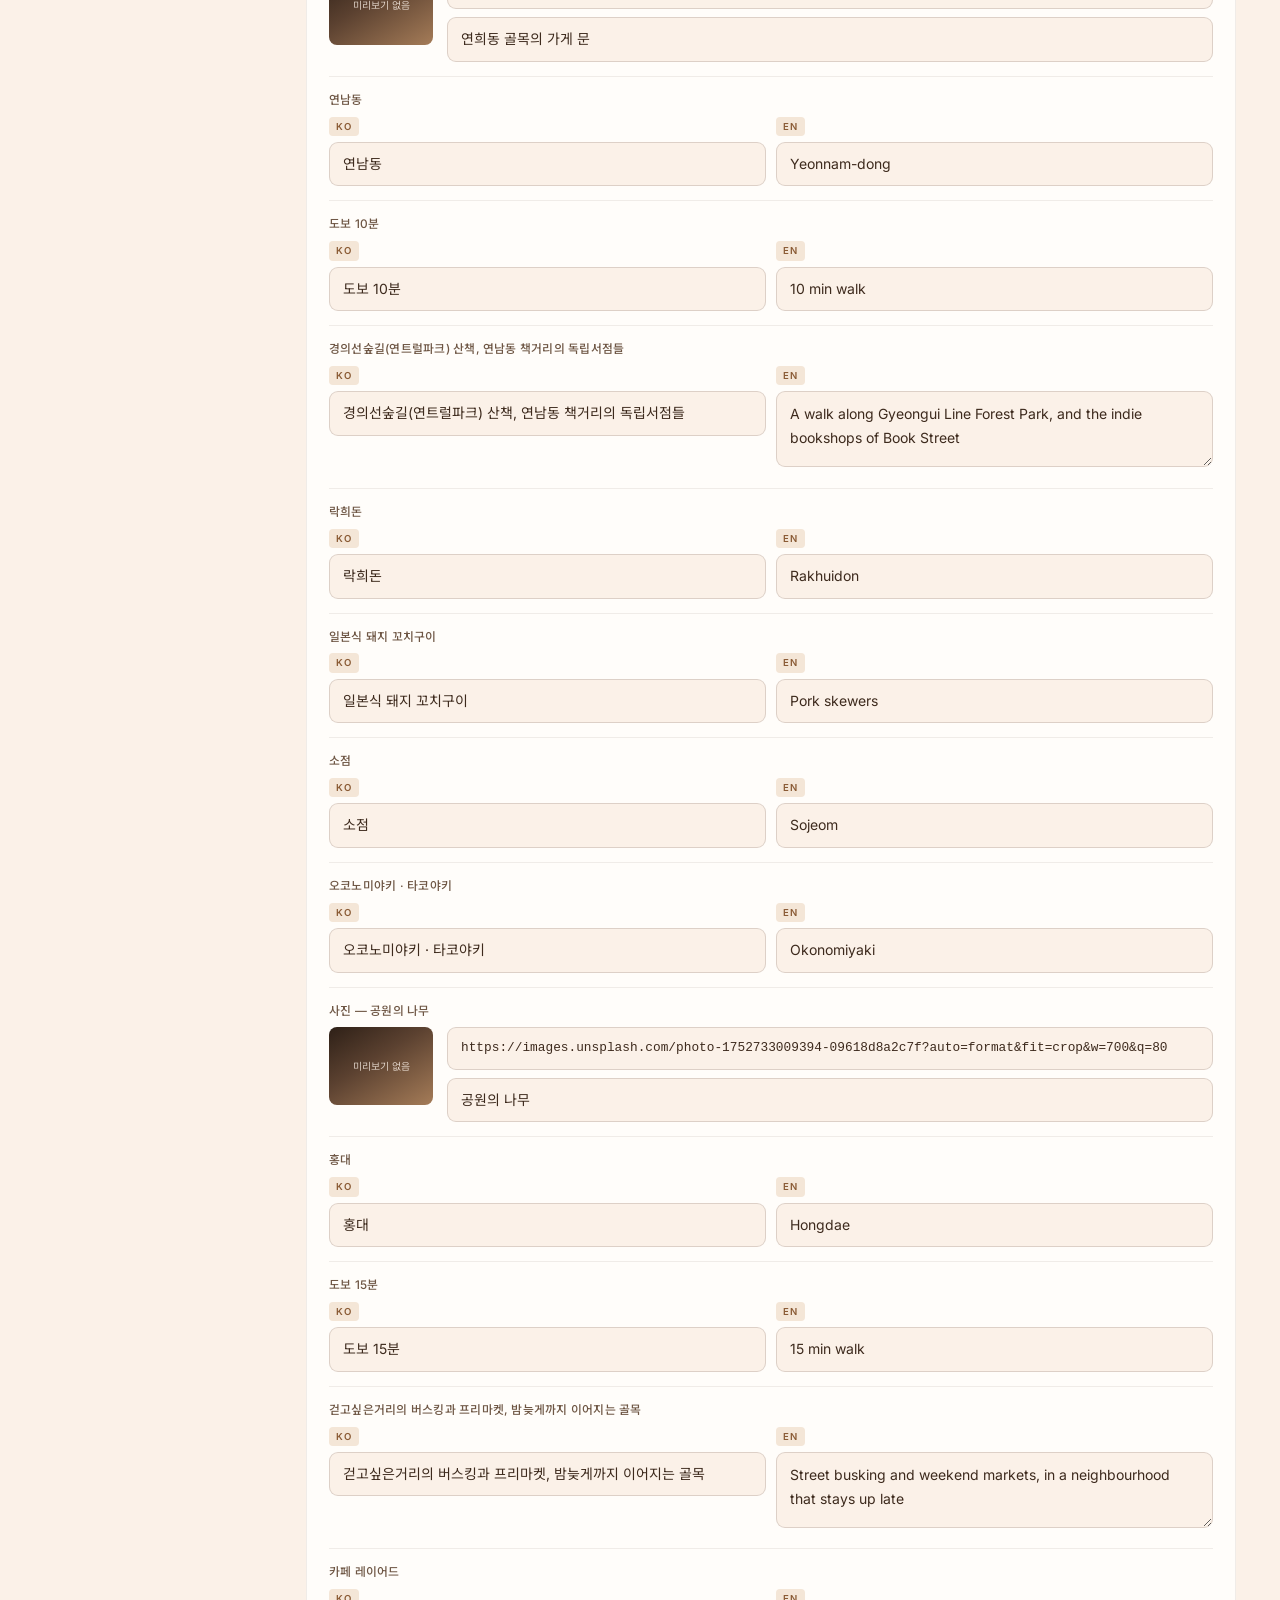
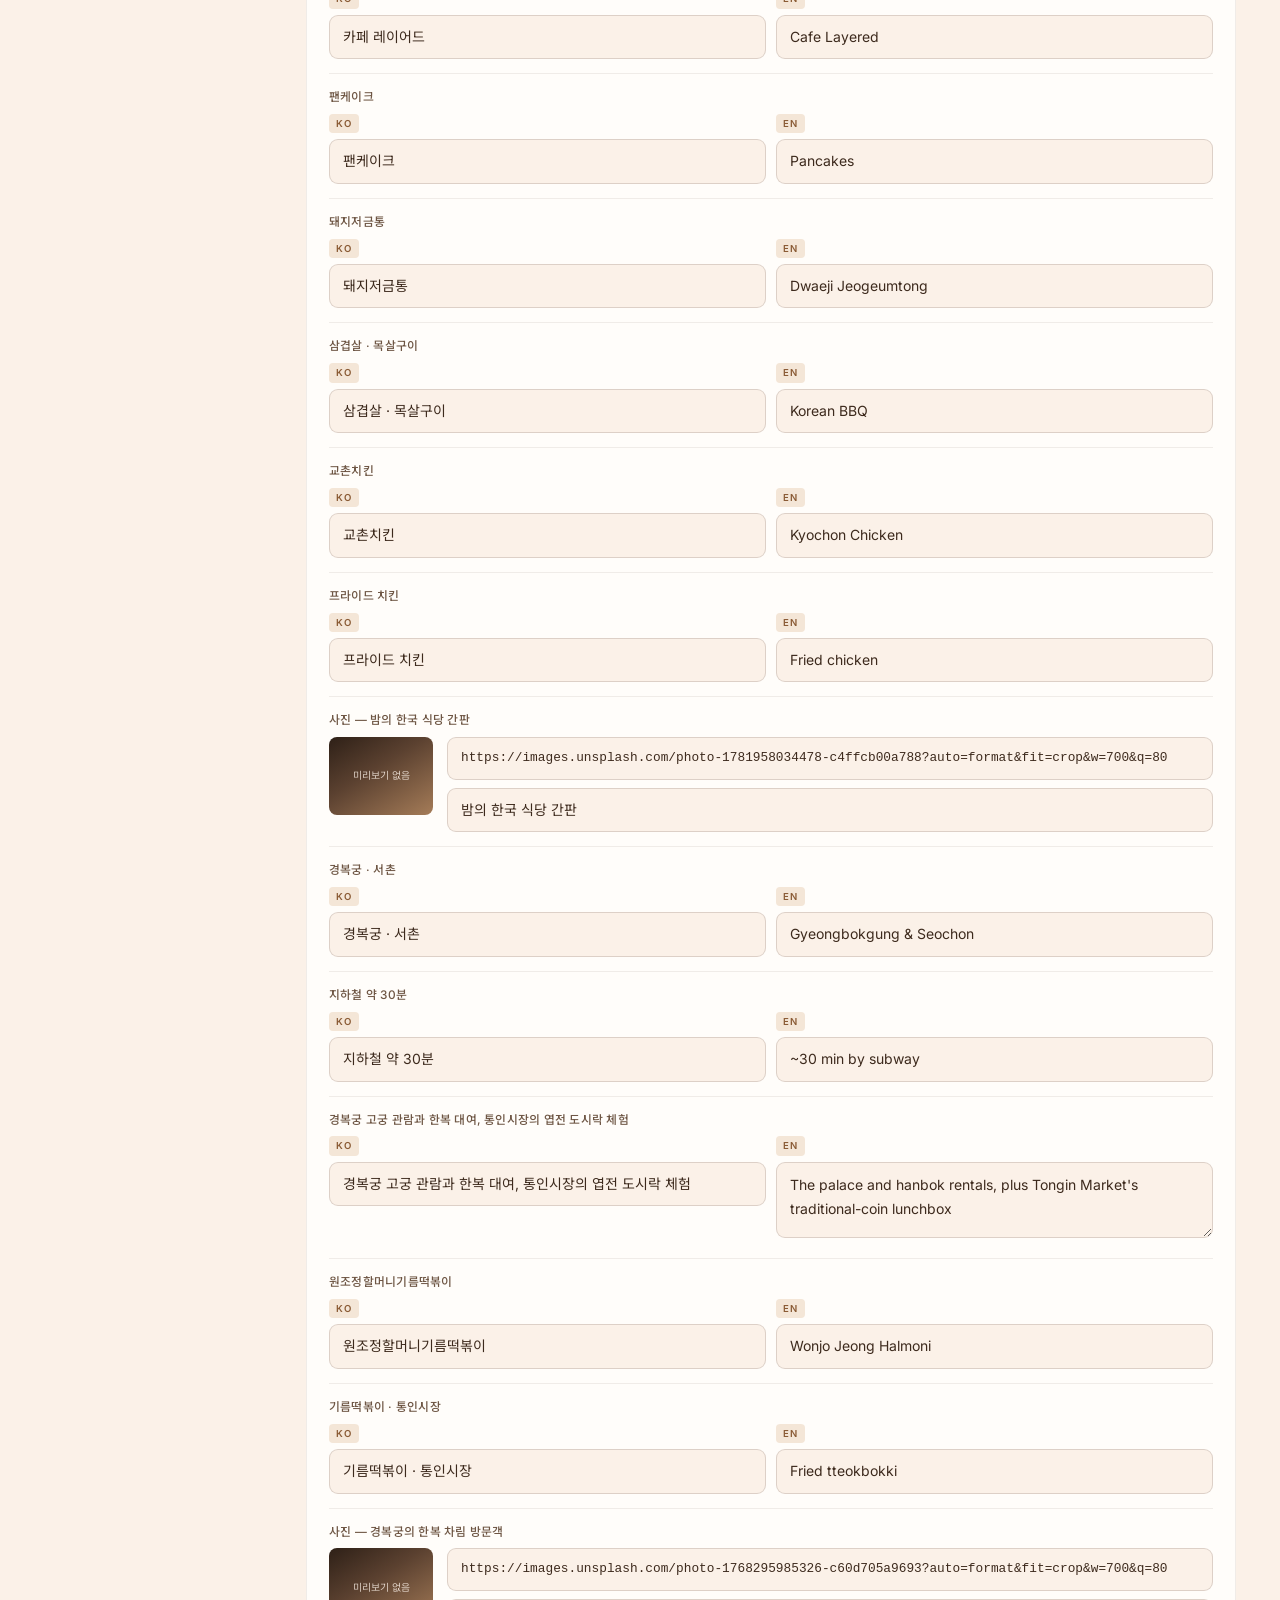
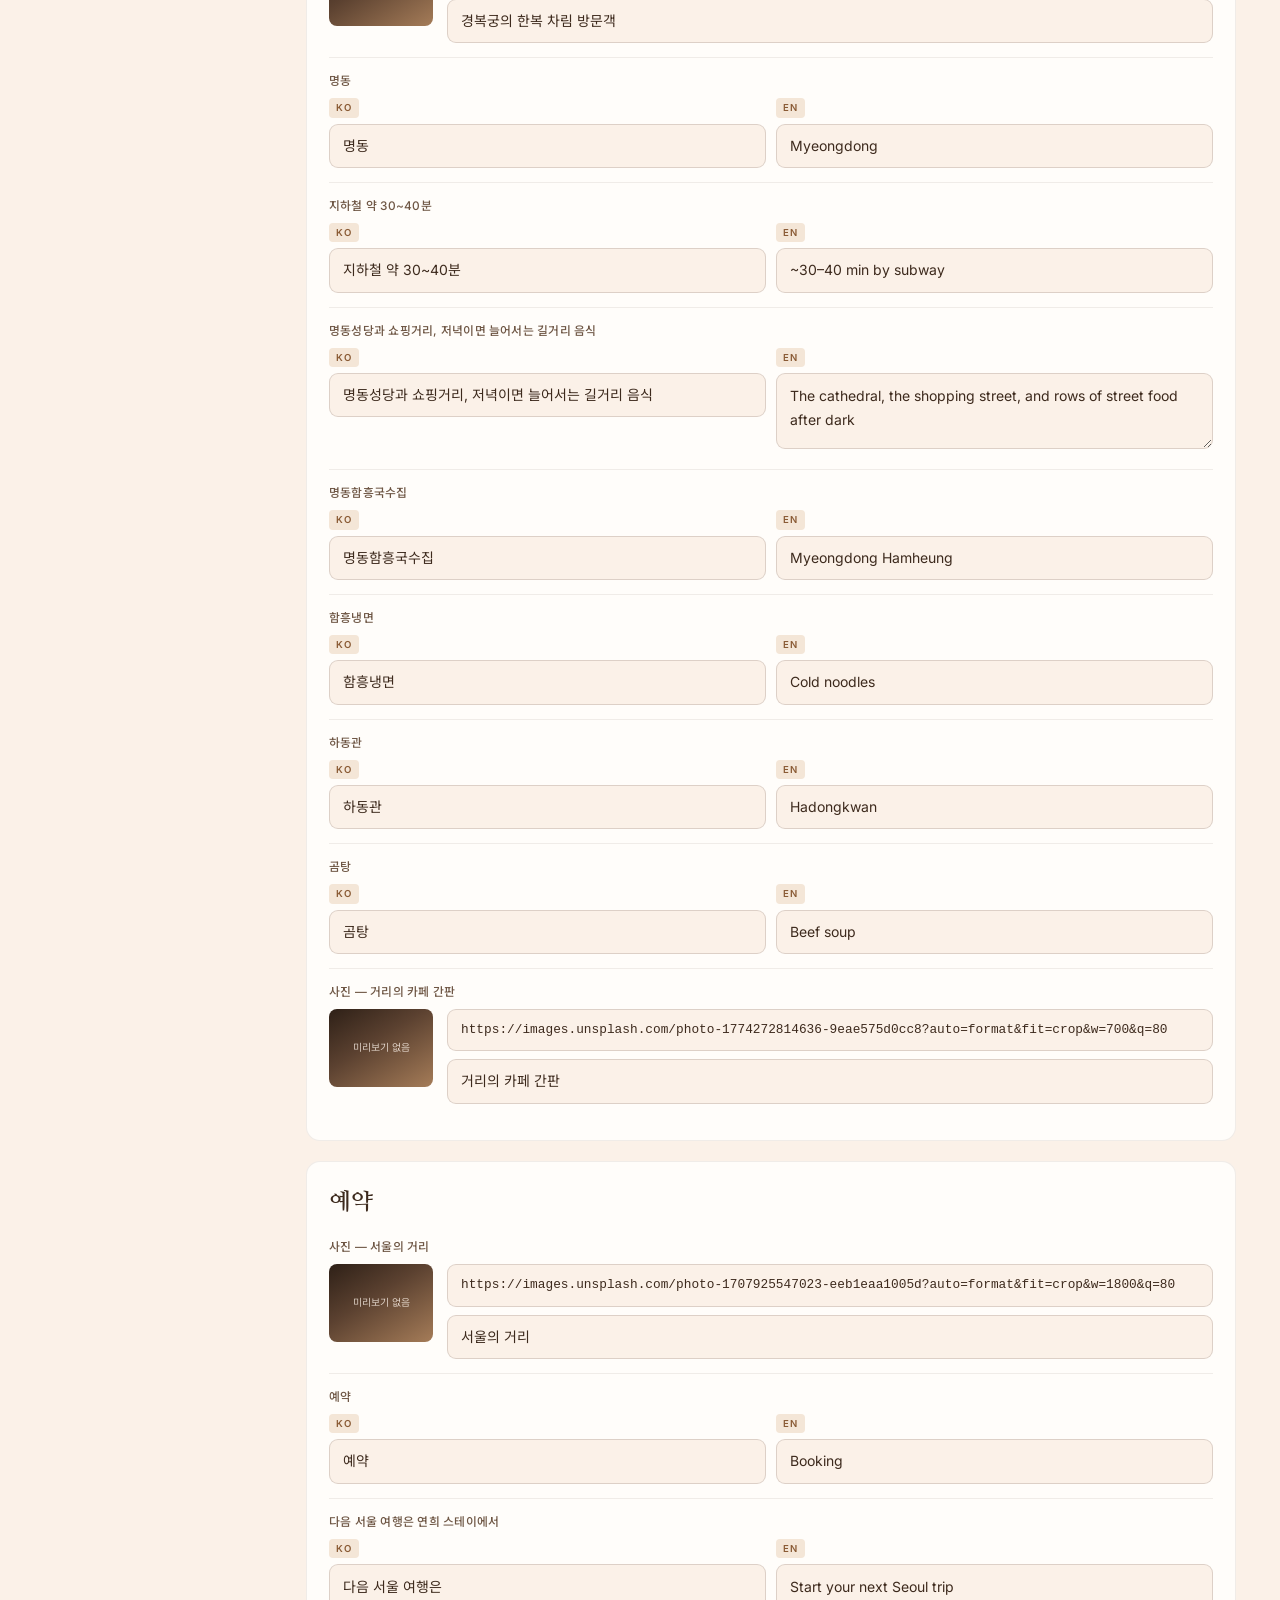
<file: yeonhee-stay/admin.html>
<!doctype html>
<html lang="ko">
<head>
<meta charset="utf-8">
<meta name="viewport" content="width=device-width, initial-scale=1">
<meta name="robots" content="noindex, nofollow">
<title>연희 스테이 · 관리자</title>
<link rel="icon" href="assets/favicon-32.png" sizes="32x32">
<link href="https://fonts.googleapis.com/css2?family=Cormorant+Garamond:wght@600&family=Inter:wght@400;500;600&family=Nanum+Myeongjo:wght@700&family=Noto+Sans+KR:wght@400;500&display=swap" rel="stylesheet">
<style>
:root{
  --cream:#FBF1E8; --cream-2:#F4E6D7; --white:#FFFDFA;
  --espresso:#241A13; --ink:#3D2A1D; --ink-2:#6E5644; --ink-3:#9C8571;
  --brass:#B07C4F; --brass-2:#8A5B35;
  --line:rgba(61,42,29,.16); --line-2:rgba(61,42,29,.08);
  --ok:#3F7A4E; --warn:#9A5B22; --err:#9C3B27;
  --display:'Cormorant Garamond','Nanum Myeongjo',serif;
  --sans:'Inter','Noto Sans KR',-apple-system,BlinkMacSystemFont,'Apple SD Gothic Neo',sans-serif;
  --mono:ui-monospace,SFMono-Regular,Menlo,Consolas,monospace;
}
*{box-sizing:border-box;}
body{margin:0;background:var(--cream);color:var(--ink);font-family:var(--sans);font-size:14px;line-height:1.6;-webkit-font-smoothing:antialiased;}
img{display:block;max-width:100%;}
button,input,textarea,select{font:inherit;color:inherit;}
button{cursor:pointer;border:0;background:none;}
a{color:var(--brass-2);}

/* ---------- top bar ---------- */
.top{
  position:sticky;top:0;z-index:30;
  display:flex;align-items:center;gap:16px;flex-wrap:wrap;
  padding:14px 24px;background:rgba(251,241,232,.95);
  -webkit-backdrop-filter:blur(10px);backdrop-filter:blur(10px);
  border-bottom:1px solid var(--line);
}
.top-brand{display:flex;align-items:center;gap:10px;margin-right:auto;}
.top-brand img{width:30px;height:30px;}
.top-title{font-family:var(--display);font-weight:600;font-size:1.18rem;line-height:1.1;}
.top-sub{font-size:.66rem;letter-spacing:.2em;color:var(--ink-3);text-transform:uppercase;}
.status{display:inline-flex;align-items:center;gap:7px;font-size:.8rem;color:var(--ink-2);}
.dot{width:7px;height:7px;border-radius:50%;background:var(--ink-3);}
.dot.on{background:var(--ok);}
.dot.warn{background:var(--warn);}
.dot.err{background:var(--err);}

.btn{
  display:inline-flex;align-items:center;gap:7px;
  padding:10px 18px;border-radius:999px;background:var(--espresso);color:var(--cream);
  font-size:.82rem;font-weight:500;transition:opacity .2s,transform .2s;
}
.btn:hover{transform:translateY(-1px);}
.btn:disabled{opacity:.4;cursor:not-allowed;transform:none;}
.btn--line{background:transparent;color:var(--ink);box-shadow:inset 0 0 0 1px var(--line);}
.btn--line:hover{background:var(--white);}
.btn--brass{background:var(--brass-2);}

/* ---------- layout ---------- */
.wrap{display:grid;grid-template-columns:1fr;gap:26px;max-width:1240px;margin:0 auto;padding:26px 24px 90px;}
@media(min-width:1000px){.wrap{grid-template-columns:236px 1fr;align-items:start;}}

.side{position:sticky;top:88px;display:none;}
@media(min-width:1000px){.side{display:block;}}
.side h4{margin:0 0 10px;font-size:.66rem;letter-spacing:.18em;text-transform:uppercase;color:var(--ink-3);}
.side a{
  display:block;padding:8px 12px;border-radius:8px;font-size:.85rem;color:var(--ink-2);
  text-decoration:none;transition:background .2s,color .2s;
}
.side a:hover{background:var(--white);color:var(--ink);}
.side .count{float:right;color:var(--ink-3);font-size:.74rem;}

/* ---------- panels ---------- */
.panel{background:var(--white);border:1px solid var(--line-2);border-radius:14px;padding:22px;margin-bottom:20px;}
.panel > h2{
  margin:0 0 4px;font-family:var(--display);font-weight:600;font-size:1.42rem;
}
.panel .hint{margin:0 0 18px;font-size:.83rem;color:var(--ink-3);line-height:1.75;}
.panel--flag{background:linear-gradient(180deg,#FFF8EE,#FFFDFA);border-color:rgba(176,124,79,.35);}

.field{padding:14px 0;border-top:1px solid var(--line-2);}
.field:first-of-type{border-top:0;}
.field > label,.flabel{
  display:block;font-size:.74rem;font-weight:500;letter-spacing:.02em;color:var(--ink-2);margin-bottom:7px;
}
.pair{display:grid;grid-template-columns:1fr;gap:10px;}
@media(min-width:720px){.pair{grid-template-columns:1fr 1fr;}}
.sub{display:flex;align-items:center;gap:8px;margin-bottom:6px;}
.chip{
  font-size:.6rem;font-weight:600;letter-spacing:.1em;padding:2px 7px;border-radius:4px;
  background:var(--cream-2);color:var(--brass-2);
}
input[type=text],input[type=url],input[type=password],textarea,select{
  width:100%;padding:10px 13px;border-radius:9px;
  background:var(--cream);border:1px solid var(--line);
  transition:border-color .2s,background .2s;
}
input:focus,textarea:focus,select:focus{outline:0;border-color:var(--brass);background:var(--white);}
textarea{resize:vertical;min-height:76px;line-height:1.7;}
.mono{font-family:var(--mono);font-size:.8rem;}

.photo{display:grid;grid-template-columns:104px 1fr;gap:14px;align-items:start;}
.photo-thumb{
  width:104px;height:78px;border-radius:8px;overflow:hidden;
  background:linear-gradient(148deg,#2E2017,#5B4130 42%,#A57C58);
  display:flex;align-items:center;justify-content:center;
}
.photo-thumb img{width:100%;height:100%;object-fit:cover;}
.photo-thumb span{font-size:.62rem;color:rgba(251,241,232,.8);text-align:center;padding:4px;}

.note{
  padding:13px 15px;border-radius:10px;background:var(--cream-2);
  font-size:.82rem;line-height:1.75;color:var(--ink-2);
}
.note strong{color:var(--ink);}
.note--warn{background:#FBF0E2;box-shadow:inset 0 0 0 1px rgba(154,91,34,.25);}

.row{display:flex;gap:10px;flex-wrap:wrap;align-items:center;}
.grow{flex:1;min-width:180px;}

/* ---------- loader ---------- */
.loader{max-width:560px;margin:70px auto;text-align:center;padding:0 24px;}
.loader img{width:74px;margin:0 auto 20px;}
.loader h1{font-family:var(--display);font-weight:600;font-size:2rem;margin:0 0 10px;}
.loader p{color:var(--ink-2);margin:0 0 24px;line-height:1.85;}
.drop{
  border:1.5px dashed var(--line);border-radius:14px;padding:30px 20px;background:var(--white);
  transition:border-color .2s,background .2s;
}
.drop.over{border-color:var(--brass);background:#FFF8EE;}

.toast{
  position:fixed;left:50%;bottom:26px;transform:translateX(-50%) translateY(120%);
  z-index:60;padding:13px 22px;border-radius:999px;
  background:var(--espresso);color:var(--cream);font-size:.85rem;
  box-shadow:0 16px 40px -20px rgba(36,26,19,.8);
  transition:transform .35s cubic-bezier(.22,.61,.36,1);
  max-width:90vw;text-align:center;
}
.toast.show{transform:translateX(-50%) translateY(0);}
.toast.err{background:var(--err);}
[hidden]{display:none !important;}
</style>
</head>
<body>

<!-- ===== 파일을 아직 못 읽은 경우 ===== -->
<div class="loader" id="loader">
  <img src="assets/logo-mark-dark.png" alt="">
  <h1>연희 스테이 관리자</h1>
  <p id="loaderMsg">홈페이지 파일(index.html)을 읽는 중입니다…</p>
  <div class="drop" id="drop" hidden>
    <p style="margin-bottom:18px;">이 폴더의 <strong>index.html</strong> 파일을 선택하거나 여기로 끌어다 놓아주세요.</p>
    <input type="file" id="filePick" accept=".html,text/html">
    <p style="margin:18px 0 0;font-size:.8rem;color:var(--ink-3);">
      웹 주소(http)로 열면 자동으로 불러옵니다. 컴퓨터에서 파일을 직접 열었을 때만 이 단계가 필요해요.
    </p>
  </div>
</div>

<!-- ===== 편집 화면 ===== -->
<div id="app" hidden>
  <header class="top">
    <div class="top-brand">
      <img src="assets/logo-mark-dark.png" alt="">
      <div>
        <div class="top-title">연희 스테이 관리자</div>
        <div class="top-sub">Site Editor</div>
      </div>
    </div>
    <span class="status"><span class="dot on" id="stateDot"></span><span id="stateText">불러옴</span></span>
    <button class="btn btn--line" id="previewBtn" type="button">미리보기</button>
    <button class="btn btn--line" id="downloadBtn" type="button">index.html 내려받기</button>
    <button class="btn btn--brass" id="ghSaveBtn" type="button" disabled>GitHub에 저장</button>
  </header>

  <div class="wrap">
    <aside class="side">
      <h4>바로가기</h4>
      <nav id="sideNav"></nav>
    </aside>

    <main>
      <!-- 예약 링크 -->
      <section class="panel panel--flag">
        <h2>에어비앤비 예약 링크</h2>
        <p class="hint">여기에 주소를 넣으면 홈페이지의 모든 예약 버튼이 이 링크로 연결됩니다. 비워두면 맨 아래 예약 버튼이 비활성 상태로 표시돼요.</p>
        <input type="url" id="bookingUrl" class="mono" placeholder="https://www.airbnb.co.kr/rooms/12345678">
      </section>

      <section class="panel">
        <h2>사용법</h2>
        <p class="hint" style="margin:0;">
          아래에서 값을 고치면 즉시 반영됩니다. <strong>줄바꿈은 Enter</strong>로 입력하면 홈페이지에서도 줄이 나뉘어요.
          한국어(KO)와 영어(EN)는 각각 따로 저장되니 둘 다 고쳐주세요.
          수정을 마치면 위쪽의 <strong>미리보기</strong>로 확인한 뒤
          <strong>index.html 내려받기</strong> 또는 <strong>GitHub에 저장</strong>을 눌러 반영합니다.
        </p>
      </section>

      <!-- 자동 생성 영역 -->
      <div id="sections"></div>

      <!-- GitHub 저장 설정 -->
      <section class="panel" id="ghPanel">
        <h2>GitHub에 바로 저장 (선택)</h2>
        <p class="hint">
          설정해두면 수정 후 버튼 한 번으로 홈페이지에 반영됩니다. 설정하지 않아도
          <strong>index.html 내려받기</strong> 후 GitHub에 직접 올리는 방식으로 사용할 수 있어요.
        </p>

        <div class="note note--warn" style="margin-bottom:16px;">
          토큰은 이 브라우저에만 저장되며 외부로 전송되지 않습니다(GitHub 외). 공용 컴퓨터에서는 사용하지 마시고,
          토큰은 <strong>이 저장소 하나에만 권한을 준 Fine-grained token</strong>으로 발급해주세요.
        </div>

        <div class="field">
          <label for="ghRepo">저장소 (계정/저장소이름)</label>
          <input type="text" id="ghRepo" class="mono" placeholder="seangoodguy/yeonhee-stay">
        </div>
        <div class="field">
          <div class="row">
            <div class="grow">
              <label for="ghBranch">브랜치</label>
              <input type="text" id="ghBranch" class="mono" placeholder="main" value="main">
            </div>
            <div class="grow">
              <label for="ghPath">파일 경로</label>
              <input type="text" id="ghPath" class="mono" placeholder="index.html" value="index.html">
            </div>
          </div>
        </div>
        <div class="field">
          <label for="ghToken">액세스 토큰</label>
          <input type="password" id="ghToken" class="mono" placeholder="github_pat_...">
        </div>
        <div class="field">
          <div class="row">
            <button class="btn btn--line" id="ghSaveCfg" type="button">설정 저장</button>
            <button class="btn btn--line" id="ghClear" type="button">토큰 지우기</button>
            <span class="status"><span class="dot" id="ghDot"></span><span id="ghText">미설정</span></span>
          </div>
        </div>
      </section>
    </main>
  </div>
</div>

<div class="toast" id="toast"></div>
<script src="js/admin.js"></script>
</body>
</html>
</file>
